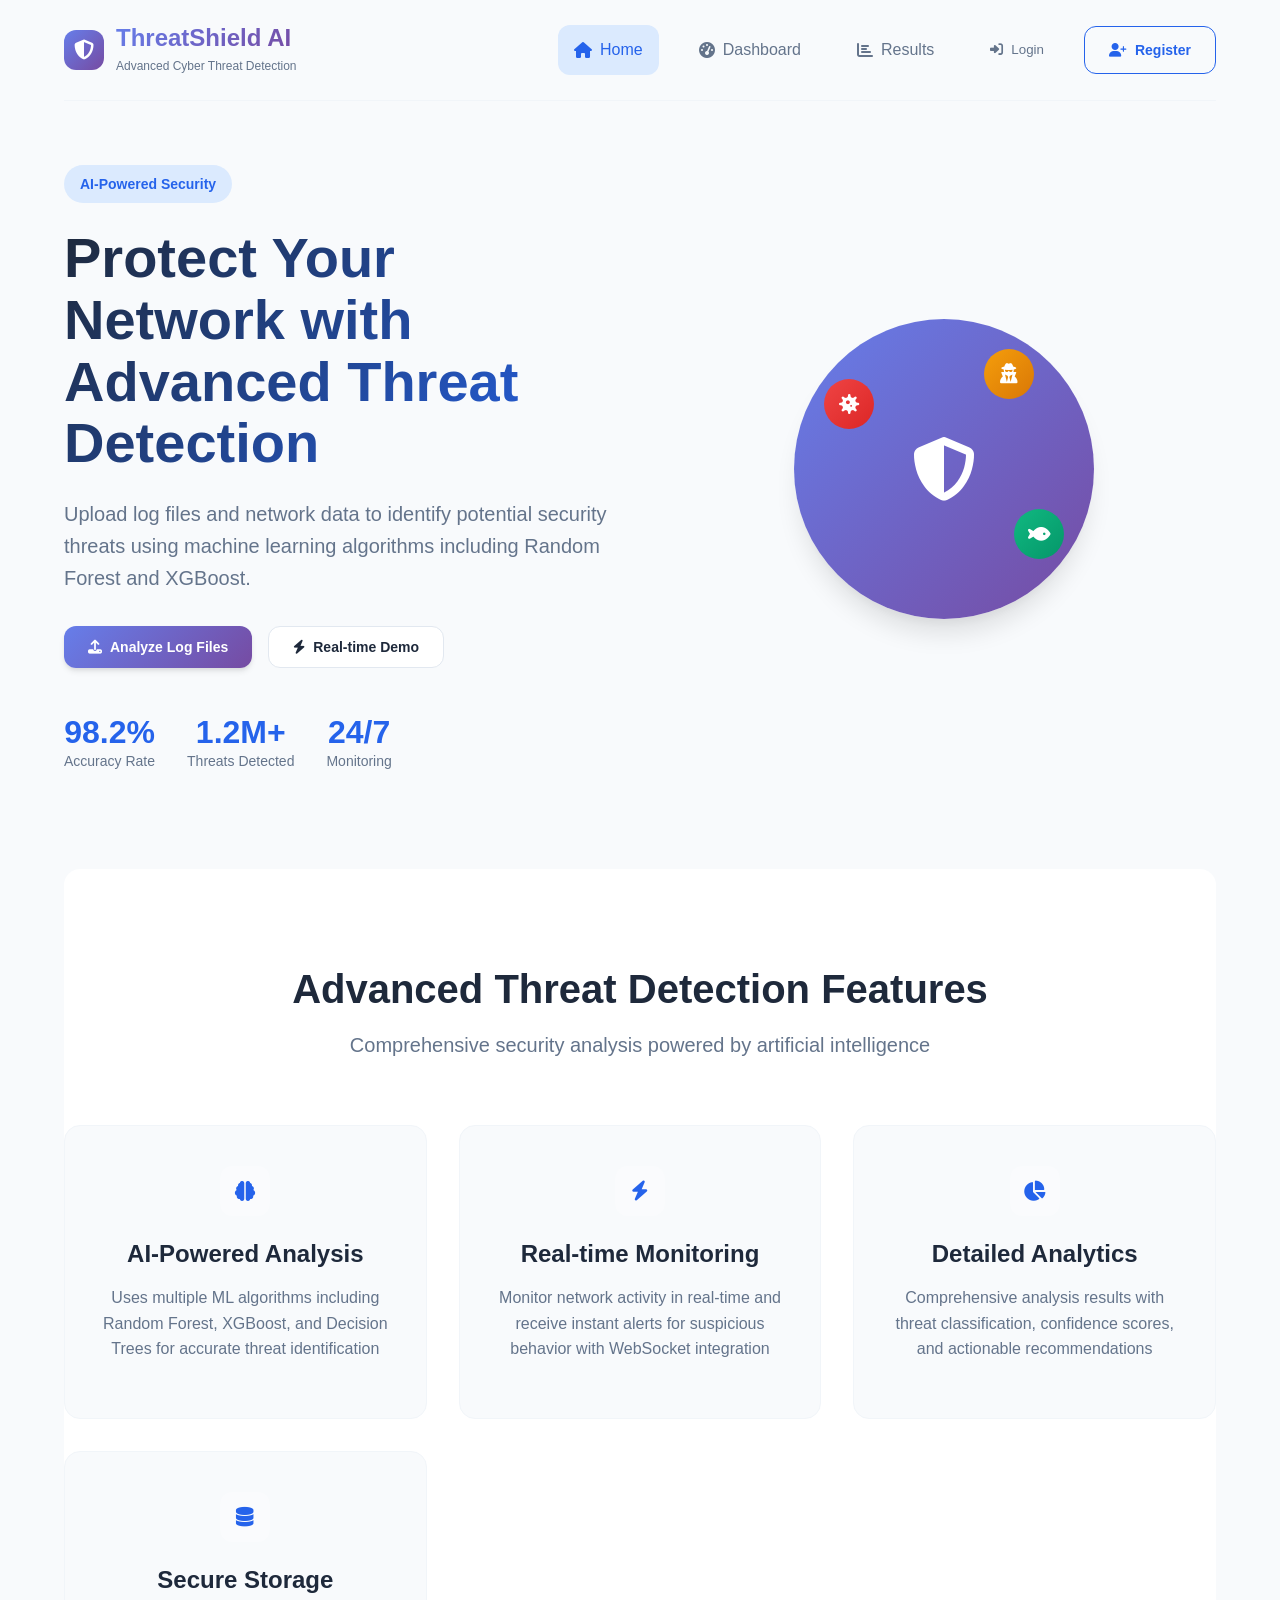
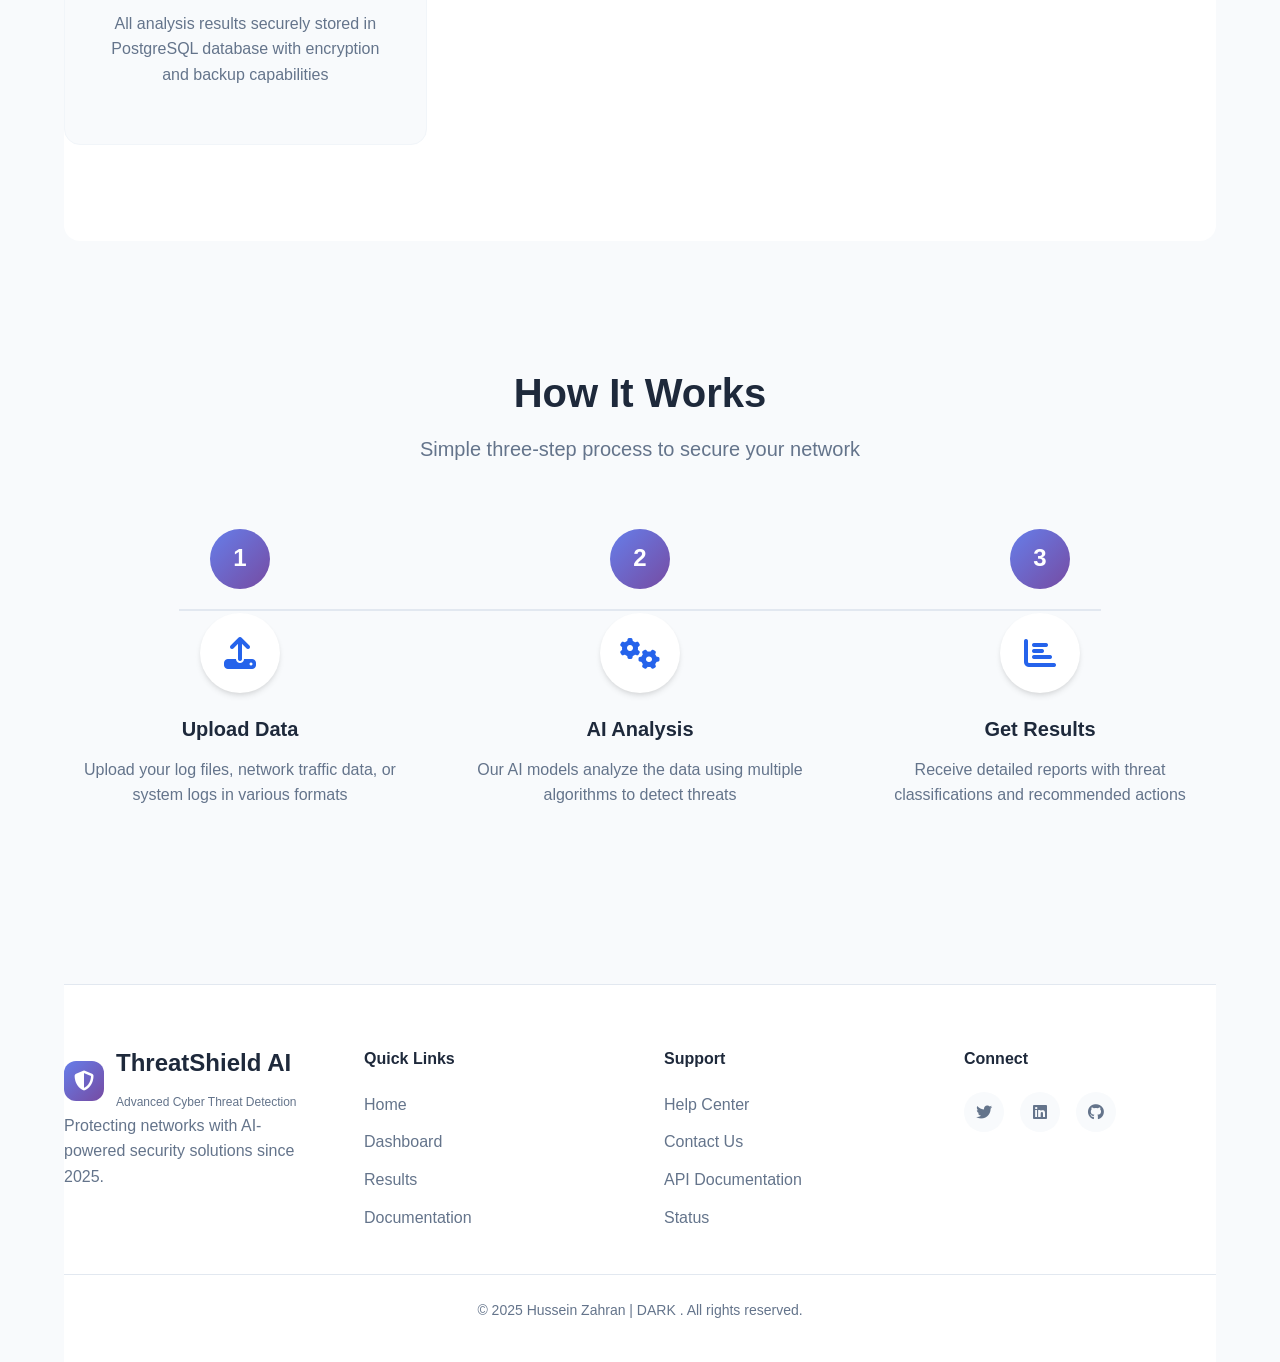
<file: Frontend/index.html>
<!DOCTYPE html>
<html lang="en">
<head>
    <meta charset="UTF-8">
    <meta name="viewport" content="width=device-width, initial-scale=1.0">
    <title>ThreatShield AI - Cyber Threat Detection</title>
    <link rel="stylesheet" href="https://cdnjs.cloudflare.com/ajax/libs/font-awesome/6.4.0/css/all.min.css">
    <link rel="stylesheet" href="styles/main.css">
    <link rel="stylesheet" href="styles/auth.css">
</head>
<body>
    <div class="container">
        <!-- Navigation -->
        <header class="header">
            <div class="logo">
                <div class="logo-icon">
                    <i class="fas fa-shield-alt"></i>
                </div>
                <div class="logo-text">
                    <h1>ThreatShield AI</h1>
                    <p>Advanced Cyber Threat Detection</p>
                </div>
            </div>
            <nav class="nav">
                <a href="index.html" class="nav-link active">
                    <i class="fas fa-home"></i>
                    <span>Home</span>
                </a>
                <a href="dashboard.html" class="nav-link">
                    <i class="fas fa-tachometer-alt"></i>
                    <span>Dashboard</span>
                </a>
                <a href="results.html" class="nav-link">
                    <i class="fas fa-chart-bar"></i>
                    <span>Results</span>
                </a>
                <button class="nav-link" id="loginBtn">
                    <i class="fas fa-sign-in-alt"></i>
                    <span>Login</span>
                </button>
                <a href="register.html" class="btn btn-outline">
                    <i class="fas fa-user-plus"></i>
                    <span>Register</span>
                </a>
            </nav>
            <button class="mobile-menu-toggle" id="mobileMenuToggle">
                <i class="fas fa-bars"></i>
            </button>
        </header>

        <!-- Hero Section -->
        <main class="main-content">
            <section class="hero">
                <div class="hero-content">
                    <div class="hero-badge">
                        <span>AI-Powered Security</span>
                    </div>
                    <h1>Protect Your Network with Advanced Threat Detection</h1>
                    <p>Upload log files and network data to identify potential security threats using machine learning algorithms including Random Forest and XGBoost.</p>
                    <div class="cta-buttons">
                        <button class="btn btn-primary" onclick="showUploadModal()">
                            <i class="fas fa-upload"></i>
                            Analyze Log Files
                        </button>
                        <button class="btn btn-secondary" onclick="startRealtimeDemo()">
                            <i class="fas fa-bolt"></i>
                            Real-time Demo
                        </button>
                    </div>
                    <div class="hero-stats">
                        <div class="stat">
                            <span class="stat-number">98.2%</span>
                            <span class="stat-label">Accuracy Rate</span>
                        </div>
                        <div class="stat">
                            <span class="stat-number">1.2M+</span>
                            <span class="stat-label">Threats Detected</span>
                        </div>
                        <div class="stat">
                            <span class="stat-number">24/7</span>
                            <span class="stat-label">Monitoring</span>
                        </div>
                    </div>
                </div>
                <div class="hero-visual">
                    <div class="security-shield">
                        <div class="shield-animation">
                            <i class="fas fa-shield-alt"></i>
                        </div>
                        <div class="threat-orb malware">
                            <i class="fas fa-virus"></i>
                        </div>
                        <div class="threat-orb intrusion">
                            <i class="fas fa-user-secret"></i>
                        </div>
                        <div class="threat-orb phishing">
                            <i class="fas fa-fish"></i>
                        </div>
                    </div>
                </div>
            </section>

            <!-- Features Section -->
            <section class="features">
                <div class="section-header">
                    <h2>Advanced Threat Detection Features</h2>
                    <p>Comprehensive security analysis powered by artificial intelligence</p>
                </div>
                <div class="features-grid">
                    <div class="feature-card">
                        <div class="feature-icon">
                            <i class="fas fa-brain"></i>
                        </div>
                        <h3>AI-Powered Analysis</h3>
                        <p>Uses multiple ML algorithms including Random Forest, XGBoost, and Decision Trees for accurate threat identification</p>
                    </div>
                    <div class="feature-card">
                        <div class="feature-icon">
                            <i class="fas fa-bolt"></i>
                        </div>
                        <h3>Real-time Monitoring</h3>
                        <p>Monitor network activity in real-time and receive instant alerts for suspicious behavior with WebSocket integration</p>
                    </div>
                    <div class="feature-card">
                        <div class="feature-icon">
                            <i class="fas fa-chart-pie"></i>
                        </div>
                        <h3>Detailed Analytics</h3>
                        <p>Comprehensive analysis results with threat classification, confidence scores, and actionable recommendations</p>
                    </div>
                    <div class="feature-card">
                        <div class="feature-icon">
                            <i class="fas fa-database"></i>
                        </div>
                        <h3>Secure Storage</h3>
                        <p>All analysis results securely stored in PostgreSQL database with encryption and backup capabilities</p>
                    </div>
                </div>
            </section>

            <!-- How It Works -->
            <section class="how-it-works">
                <div class="section-header">
                    <h2>How It Works</h2>
                    <p>Simple three-step process to secure your network</p>
                </div>
                <div class="steps">
                    <div class="step">
                        <div class="step-number">1</div>
                        <div class="step-icon">
                            <i class="fas fa-upload"></i>
                        </div>
                        <h3>Upload Data</h3>
                        <p>Upload your log files, network traffic data, or system logs in various formats</p>
                    </div>
                    <div class="step">
                        <div class="step-number">2</div>
                        <div class="step-icon">
                            <i class="fas fa-cogs"></i>
                        </div>
                        <h3>AI Analysis</h3>
                        <p>Our AI models analyze the data using multiple algorithms to detect threats</p>
                    </div>
                    <div class="step">
                        <div class="step-number">3</div>
                        <div class="step-icon">
                            <i class="fas fa-chart-bar"></i>
                        </div>
                        <h3>Get Results</h3>
                        <p>Receive detailed reports with threat classifications and recommended actions</p>
                    </div>
                </div>
            </section>
        </main>

        <!-- Upload Modal -->
        <div id="uploadModal" class="modal">
            <div class="modal-content">
                <div class="modal-header">
                    <h3>
                        <i class="fas fa-upload"></i>
                        Upload Files for Analysis
                    </h3>
                    <button class="close" onclick="closeUploadModal()">
                        <i class="fas fa-times"></i>
                    </button>
                </div>
                <div class="modal-body">
                    <div class="upload-area" id="uploadArea">
                        <div class="upload-icon">
                            <i class="fas fa-cloud-upload-alt"></i>
                        </div>
                        <p>Drag & drop your log files here or click to browse</p>
                        <p class="upload-info">Supported formats: CSV, JSON, TXT, LOG (Max 100MB)</p>
                        <input type="file" id="fileInput" multiple accept=".csv,.json,.txt,.log" style="display: none;">
                        <button class="btn btn-outline" onclick="document.getElementById('fileInput').click()">
                            <i class="fas fa-folder-open"></i>
                            Browse Files
                        </button>
                    </div>
                    <div class="file-list" id="fileList"></div>
                </div>
                <div class="modal-footer">
                    <button class="btn btn-secondary" onclick="closeUploadModal()">
                        <i class="fas fa-times"></i>
                        Cancel
                    </button>
                    <button class="btn btn-primary" onclick="analyzeFiles()" id="analyzeBtn" disabled>
                        <i class="fas fa-play"></i>
                        Analyze Files
                    </button>
                </div>
            </div>
        </div>

        <!-- Login Modal -->
        <div id="loginModal" class="modal">
            <div class="modal-content">
                <div class="modal-header">
                    <h3>
                        <i class="fas fa-sign-in-alt"></i>
                        Login to Your Account
                    </h3>
                    <button class="close" onclick="closeLoginModal()">
                        <i class="fas fa-times"></i>
                    </button>
                </div>
                <div class="modal-body">
                    <form id="loginForm">
                        <div class="form-group">
                            <label for="loginEmail">
                                <i class="fas fa-envelope"></i>
                                Email Address
                            </label>
                            <input type="email" id="loginEmail" placeholder="Enter your email" required>
                        </div>
                        <div class="form-group">
                            <label for="loginPassword">
                                <i class="fas fa-lock"></i>
                                Password
                            </label>
                            <input type="password" id="loginPassword" placeholder="Enter your password" required>
                        </div>
                        <div class="form-options">
                            <label class="checkbox">
                                <input type="checkbox" id="rememberMe">
                                <span class="checkmark"></span>
                                Remember me
                            </label>
                            <a href="#" class="forgot-password">Forgot password?</a>
                        </div>
                        <button type="submit" class="btn btn-primary btn-full">
                            <i class="fas fa-sign-in-alt"></i>
                            Login to Dashboard
                        </button>
                    </form>
                </div>
                <div class="modal-footer">
                    <p>Don't have an account? <a href="register.html">Create one here</a></p>
                </div>
            </div>
        </div>

        <!-- Footer -->
        <footer class="footer">
            <div class="footer-content">
                <div class="footer-section">
                    <div class="logo">
                        <div class="logo-icon">
                            <i class="fas fa-shield-alt"></i>
                        </div>
                        <div class="logo-text">
                            <h3>ThreatShield AI</h3>
                            <p>Advanced Cyber Threat Detection</p>
                        </div>
                    </div>
                    <p>Protecting networks with AI-powered security solutions since 2025.</p>
                </div>
                <div class="footer-section">
                    <h4>Quick Links</h4>
                    <a href="index.html">Home</a>
                    <a href="dashboard.html">Dashboard</a>
                    <a href="results.html">Results</a>
                    <a href="#">Documentation</a>
                </div>
                <div class="footer-section">
                    <h4>Support</h4>
                    <a href="#">Help Center</a>
                    <a href="#">Contact Us</a>
                    <a href="#">API Documentation</a>
                    <a href="#">Status</a>
                </div>
                <div class="footer-section">
                    <h4>Connect</h4>
                    <div class="social-links">
                        <a href="#"><i class="fab fa-twitter"></i></a>
                        <a href="#"><i class="fab fa-linkedin"></i></a>
                        <a href="#"><i class="fab fa-github"></i></a>
                    </div>
                </div>
            </div>
            <div class="footer-bottom">
                <p>&copy; 2025 Hussein Zahran | DARK . All rights reserved.</p>
            </div>
        </footer>
    </div>

    <!-- Mobile Menu Overlay -->
    <div class="mobile-overlay" id="mobileOverlay"></div>

    <script src="js/script.js"></script>
    <script src="js/auth.js"></script>
</body>
</html>
</file>
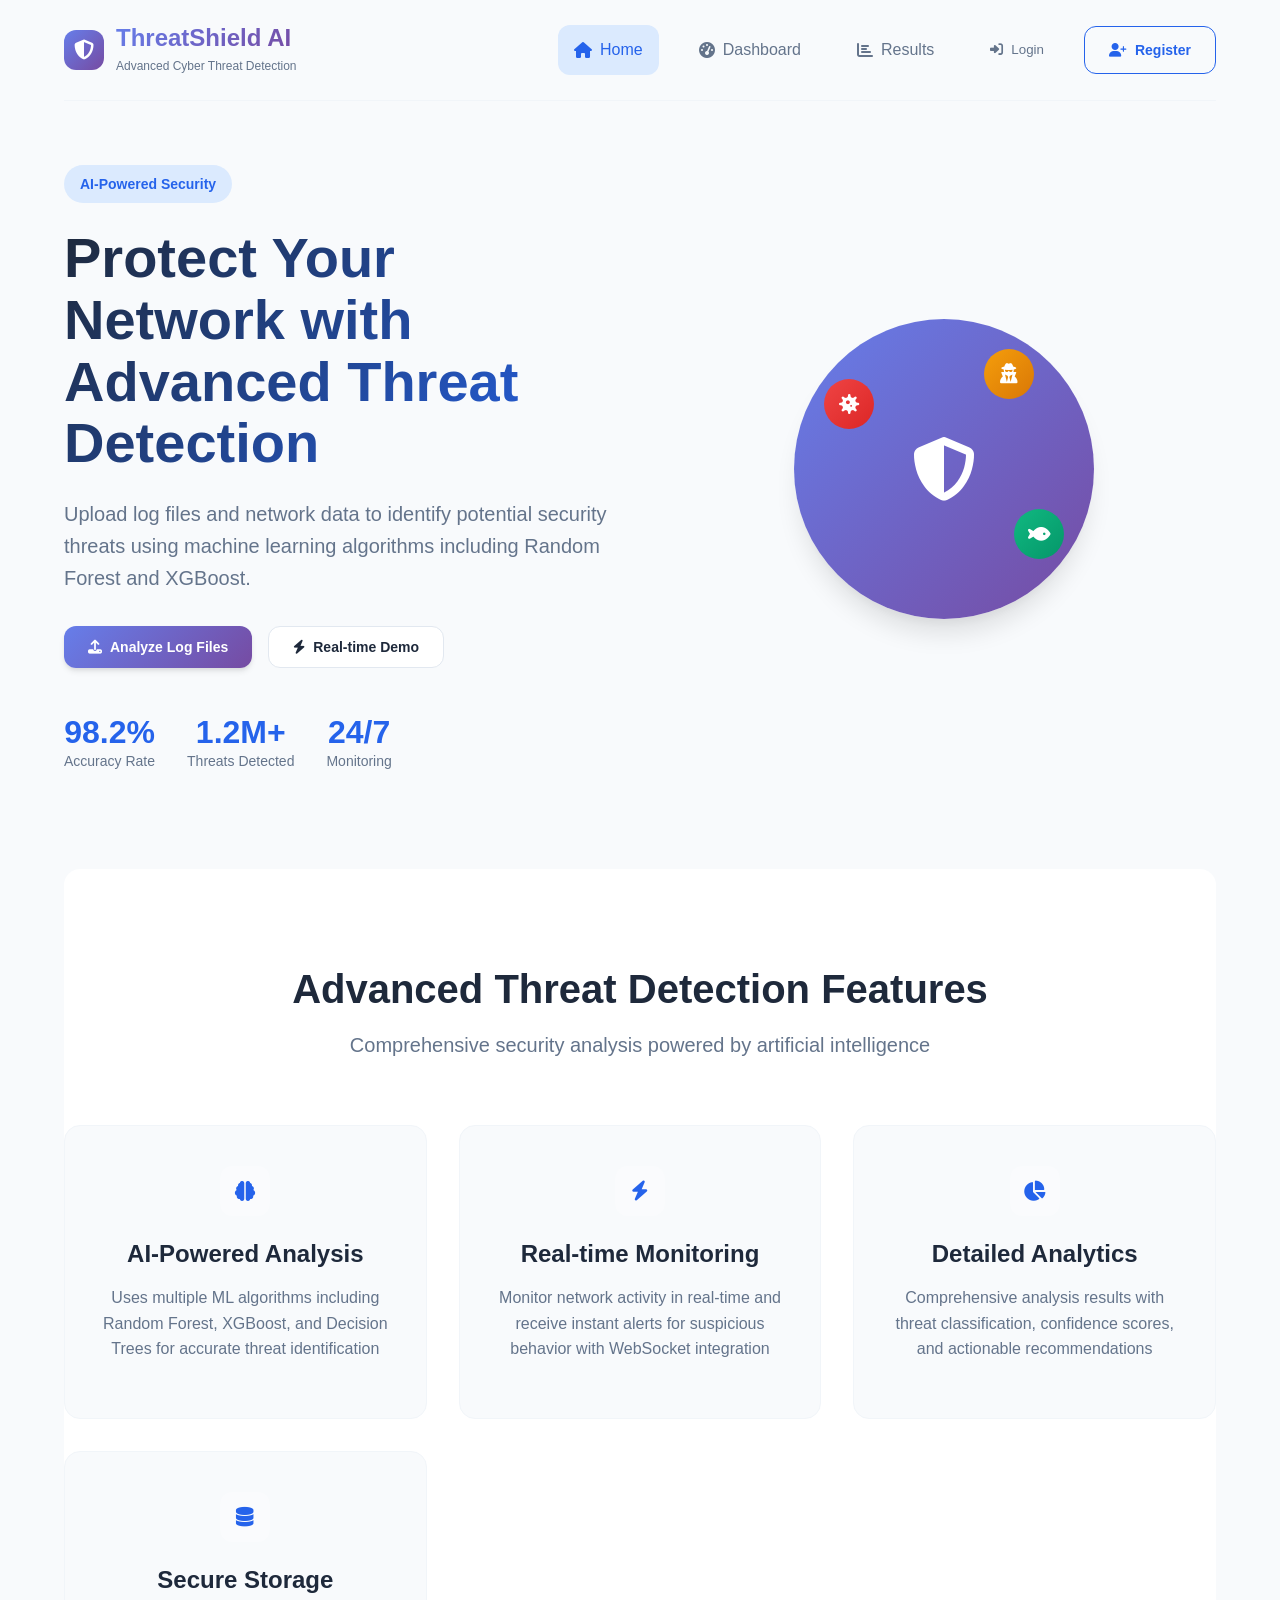
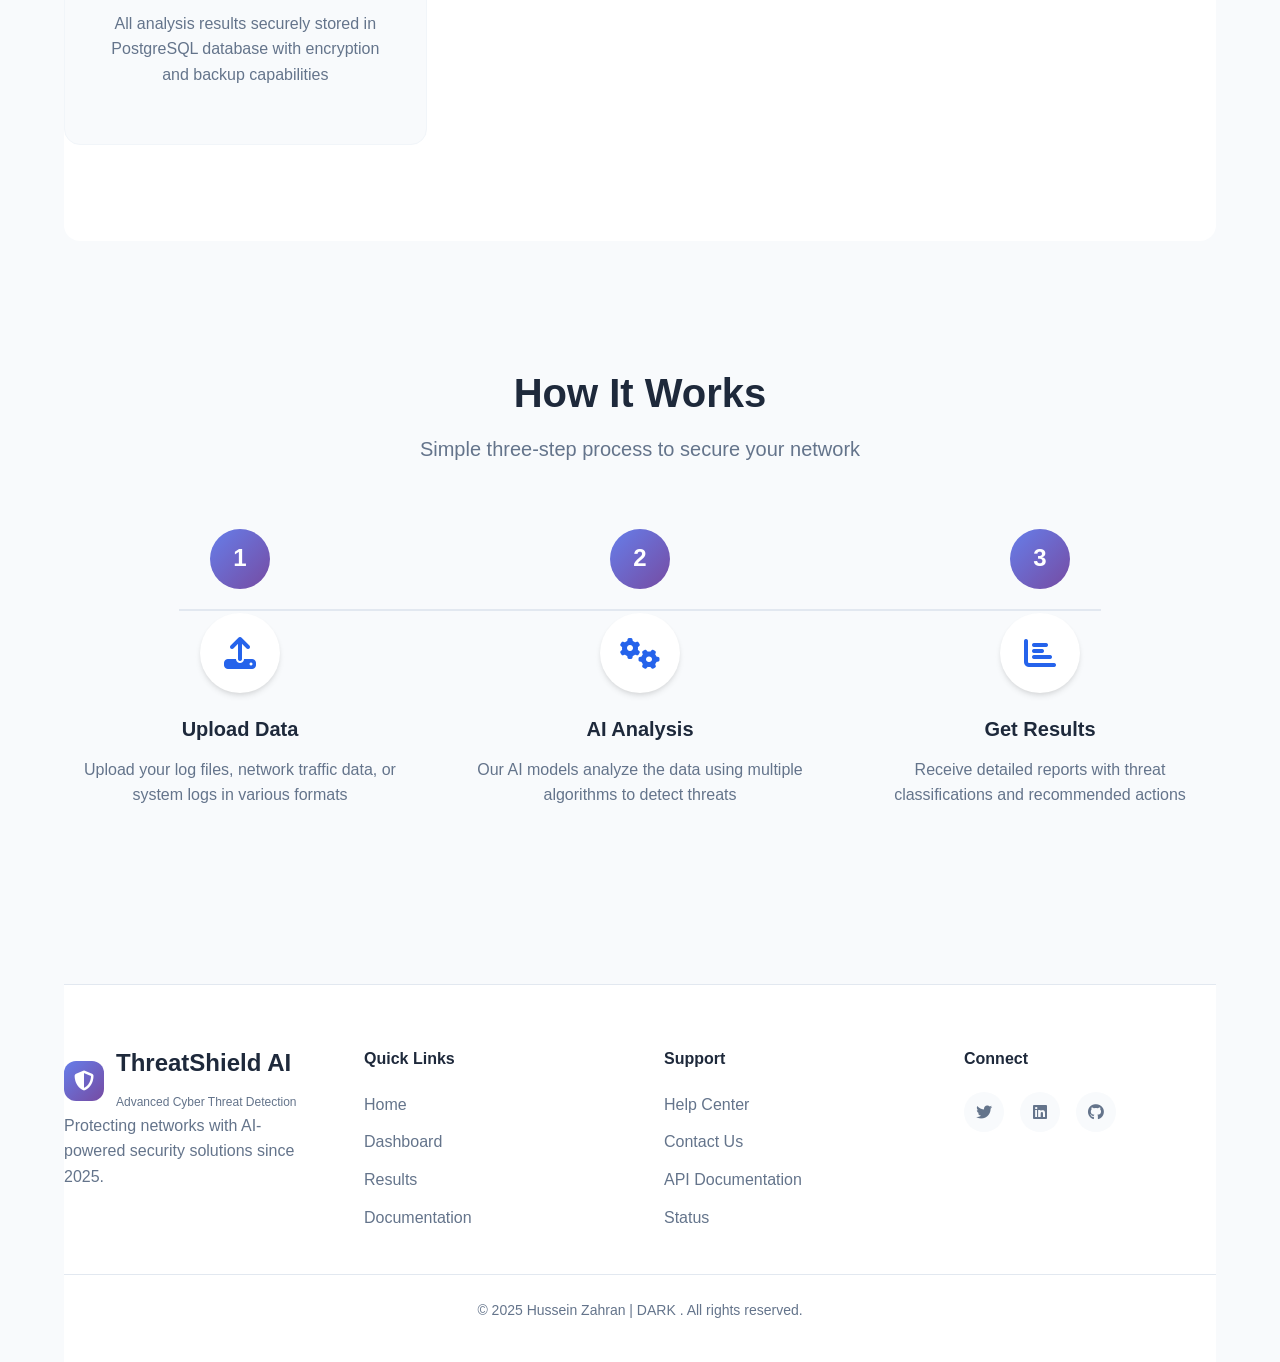
<file: Frontend/Dashboard.html>
<!DOCTYPE html>
<html lang="en">
<head>
    <meta charset="UTF-8">
    <meta name="viewport" content="width=device-width, initial-scale=1.0">
    <title>Dashboard - ThreatShield AI</title>
    <link rel="stylesheet" href="https://cdnjs.cloudflare.com/ajax/libs/font-awesome/6.4.0/css/all.min.css">
    <link rel="stylesheet" href="styles/main.css">
    <link rel="stylesheet" href="styles/dashboard.css">
</head>
<body>
    <div class="dashboard-container">
        <!-- Sidebar -->
        <aside class="sidebar">
            <div class="sidebar-header">
                <div class="logo">
                    <div class="logo-icon">
                        <i class="fas fa-shield-alt"></i>
                    </div>
                    <div class="logo-text">
                        <h2>ThreatShield</h2>
                        <p>Security Dashboard</p>
                    </div>
                </div>
            </div>
            
            <nav class="sidebar-nav">
                <a href="dashboard.html" class="nav-item active">
                    <i class="fas fa-tachometer-alt"></i>
                    <span>Overview</span>
                </a>
                <a href="results.html" class="nav-item">
                    <i class="fas fa-chart-bar"></i>
                    <span>Analysis Results</span>
                </a>
                <a href="#" class="nav-item">
                    <i class="fas fa-bolt"></i>
                    <span>Real-time Monitor</span>
                </a>
                <a href="#" class="nav-item">
                    <i class="fas fa-history"></i>
                    <span>File History</span>
                </a>
                <a href="#" class="nav-item">
                    <i class="fas fa-cog"></i>
                    <span>Settings</span>
                </a>
                <a href="#" class="nav-item">
                    <i class="fas fa-users"></i>
                    <span>Team Management</span>
                </a>
                <a href="#" class="nav-item">
                    <i class="fas fa-file-alt"></i>
                    <span>Reports</span>
                </a>
            </nav>
            
            <div class="sidebar-footer">
                <div class="user-info">
                    <div class="user-avatar">
                        <i class="fas fa-user"></i>
                    </div>
                    <div class="user-details">
                        <strong>John Smith</strong>
                        <span>Administrator</span>
                    </div>
                </div>
                <button class="btn btn-logout" onclick="logout()">
                    <i class="fas fa-sign-out-alt"></i>
                    Logout
                </button>
            </div>
        </aside>

        <!-- Main Content -->
        <main class="main-content">
            <header class="content-header">
                <div class="header-left">
                    <h1>Security Dashboard</h1>
                    <p class="subtitle">Welcome back, John. Here's your security overview.</p>
                </div>
                <div class="header-actions">
                    <button class="btn btn-primary" onclick="showUploadModal()">
                        <i class="fas fa-upload"></i>
                        New Analysis
                    </button>
                    <div class="header-controls">
                        <div class="notification-bell">
                            <i class="fas fa-bell"></i>
                            <span class="notification-count">3</span>
                        </div>
                        <div class="status-indicator online">
                            <i class="fas fa-circle"></i>
                            System Online
                        </div>
                    </div>
                </div>
            </header>

            <!-- Stats Overview -->
            <section class="stats-grid">
                <div class="stat-card">
                    <div class="stat-icon threat">
                        <i class="fas fa-exclamation-triangle"></i>
                    </div>
                    <div class="stat-info">
                        <h3>Active Threats</h3>
                        <span class="stat-value">12</span>
                        <span class="stat-change up">
                            <i class="fas fa-arrow-up"></i>
                            2 today
                        </span>
                    </div>
                    <div class="stat-trend">
                        <i class="fas fa-chart-line"></i>
                    </div>
                </div>
                
                <div class="stat-card">
                    <div class="stat-icon safe">
                        <i class="fas fa-check-circle"></i>
                    </div>
                    <div class="stat-info">
                        <h3>Safe Files</h3>
                        <span class="stat-value">156</span>
                        <span class="stat-change up">
                            <i class="fas fa-arrow-up"></i>
                            15 today
                        </span>
                    </div>
                    <div class="stat-trend">
                        <i class="fas fa-chart-line"></i>
                    </div>
                </div>
                
                <div class="stat-card">
                    <div class="stat-icon analysis">
                        <i class="fas fa-search"></i>
                    </div>
                    <div class="stat-info">
                        <h3>Total Analysis</h3>
                        <span class="stat-value">189</span>
                        <span class="stat-change up">
                            <i class="fas fa-arrow-up"></i>
                            18 today
                        </span>
                    </div>
                    <div class="stat-trend">
                        <i class="fas fa-chart-line"></i>
                    </div>
                </div>
                
                <div class="stat-card">
                    <div class="stat-icon accuracy">
                        <i class="fas fa-bullseye"></i>
                    </div>
                    <div class="stat-info">
                        <h3>Accuracy Rate</h3>
                        <span class="stat-value">98.2%</span>
                        <span class="stat-change up">
                            <i class="fas fa-arrow-up"></i>
                            0.5%
                        </span>
                    </div>
                    <div class="stat-trend">
                        <i class="fas fa-chart-line"></i>
                    </div>
                </div>
            </section>

            <!-- Main Content Grid -->
            <div class="content-grid">
                <!-- Recent Activity -->
                <section class="recent-activity">
                    <div class="section-header">
                        <h3>
                            <i class="fas fa-clock"></i>
                            Recent Activity
                        </h3>
                        <a href="#" class="view-all">View All</a>
                    </div>
                    <div class="activity-list">
                        <div class="activity-item threat">
                            <div class="activity-icon">
                                <i class="fas fa-exclamation-triangle"></i>
                            </div>
                            <div class="activity-details">
                                <strong>Malicious IP detected</strong>
                                <span>192.168.1.105 - High confidence threat</span>
                                <small>2 minutes ago</small>
                            </div>
                            <div class="activity-actions">
                                <button class="btn-action view">
                                    <i class="fas fa-eye"></i>
                                </button>
                            </div>
                        </div>
                        <div class="activity-item safe">
                            <div class="activity-icon">
                                <i class="fas fa-check-circle"></i>
                            </div>
                            <div class="activity-details">
                                <strong>File analysis completed</strong>
                                <span>access_log.csv - No threats found</span>
                                <small>15 minutes ago</small>
                            </div>
                            <div class="activity-actions">
                                <button class="btn-action view">
                                    <i class="fas fa-eye"></i>
                                </button>
                            </div>
                        </div>
                        <div class="activity-item warning">
                            <div class="activity-icon">
                                <i class="fas fa-search"></i>
                            </div>
                            <div class="activity-details">
                                <strong>Suspicious activity detected</strong>
                                <span>Multiple failed login attempts from IP</span>
                                <small>1 hour ago</small>
                            </div>
                            <div class="activity-actions">
                                <button class="btn-action view">
                                    <i class="fas fa-eye"></i>
                                </button>
                            </div>
                        </div>
                        <div class="activity-item info">
                            <div class="activity-icon">
                                <i class="fas fa-info-circle"></i>
                            </div>
                            <div class="activity-details">
                                <strong>System update completed</strong>
                                <span>AI model v2.1.3 deployed successfully</span>
                                <small>2 hours ago</small>
                            </div>
                            <div class="activity-actions">
                                <button class="btn-action view">
                                    <i class="fas fa-eye"></i>
                                </button>
                            </div>
                        </div>
                    </div>
                </section>

                <!-- Threat Distribution -->
                <section class="threat-distribution">
                    <div class="section-header">
                        <h3>
                            <i class="fas fa-chart-pie"></i>
                            Threat Distribution
                        </h3>
                        <div class="time-filter">
                            <select id="threatTimeFilter">
                                <option value="24h">Last 24 Hours</option>
                                <option value="7d" selected>Last 7 Days</option>
                                <option value="30d">Last 30 Days</option>
                            </select>
                        </div>
                    </div>
                    <div class="distribution-content">
                        <div class="threat-chart">
                            <div class="chart-visual">
                                <div class="pie-chart">
                                    <div class="chart-segment malware" style="--percentage: 45;"></div>
                                    <div class="chart-segment intrusion" style="--percentage: 30;"></div>
                                    <div class="chart-segment phishing" style="--percentage: 15;"></div>
                                    <div class="chart-segment other" style="--percentage: 10;"></div>
                                    <div class="chart-center">
                                        <span class="chart-total">100</span>
                                        <span class="chart-label">Threats</span>
                                    </div>
                                </div>
                            </div>
                            <div class="chart-legend">
                                <div class="legend-item malware">
                                    <div class="legend-color"></div>
                                    <span>Malware</span>
                                    <span class="legend-value">45%</span>
                                </div>
                                <div class="legend-item intrusion">
                                    <div class="legend-color"></div>
                                    <span>Intrusion</span>
                                    <span class="legend-value">30%</span>
                                </div>
                                <div class="legend-item phishing">
                                    <div class="legend-color"></div>
                                    <span>Phishing</span>
                                    <span class="legend-value">15%</span>
                                </div>
                                <div class="legend-item other">
                                    <div class="legend-color"></div>
                                    <span>Other</span>
                                    <span class="legend-value">10%</span>
                                </div>
                            </div>
                        </div>
                    </div>
                </section>

                <!-- System Health -->
                <section class="system-health">
                    <div class="section-header">
                        <h3>
                            <i class="fas fa-heartbeat"></i>
                            System Health
                        </h3>
                        <span class="health-status good">All Systems Operational</span>
                    </div>
                    <div class="health-metrics">
                        <div class="metric">
                            <div class="metric-info">
                                <span class="metric-label">AI Model</span>
                                <span class="metric-value">Online</span>
                            </div>
                            <div class="metric-bar">
                                <div class="metric-fill" style="width: 95%"></div>
                            </div>
                        </div>
                        <div class="metric">
                            <div class="metric-info">
                                <span class="metric-label">Database</span>
                                <span class="metric-value">Online</span>
                            </div>
                            <div class="metric-bar">
                                <div class="metric-fill" style="width: 98%"></div>
                            </div>
                        </div>
                        <div class="metric">
                            <div class="metric-info">
                                <span class="metric-label">API Services</span>
                                <span class="metric-value">Online</span>
                            </div>
                            <div class="metric-bar">
                                <div class="metric-fill" style="width: 99%"></div>
                            </div>
                        </div>
                        <div class="metric">
                            <div class="metric-info">
                                <span class="metric-label">Real-time Processing</span>
                                <span class="metric-value">Online</span>
                            </div>
                            <div class="metric-bar">
                                <div class="metric-fill" style="width: 92%"></div>
                            </div>
                        </div>
                    </div>
                </section>

                <!-- Quick Actions -->
                <section class="quick-actions">
                    <div class="section-header">
                        <h3>
                            <i class="fas fa-rocket"></i>
                            Quick Actions
                        </h3>
                    </div>
                    <div class="action-buttons">
                        <button class="action-btn" onclick="startRealtimeMonitoring()">
                            <div class="action-icon">
                                <i class="fas fa-bolt"></i>
                            </div>
                            <span>Start Real-time Monitor</span>
                        </button>
                        <button class="action-btn" onclick="showUploadModal()">
                            <div class="action-icon">
                                <i class="fas fa-upload"></i>
                            </div>
                            <span>Upload Log Files</span>
                        </button>
                        <button class="action-btn" onclick="generateReport()">
                            <div class="action-icon">
                                <i class="fas fa-file-pdf"></i>
                            </div>
                            <span>Generate Report</span>
                        </button>
                        <button class="action-btn" onclick="viewAlerts()">
                            <div class="action-icon">
                                <i class="fas fa-bell"></i>
                            </div>
                            <span>View Alerts</span>
                        </button>
                        <button class="action-btn" onclick="manageTeam()">
                            <div class="action-icon">
                                <i class="fas fa-users"></i>
                            </div>
                            <span>Team Management</span>
                        </button>
                        <button class="action-btn" onclick="systemSettings()">
                            <div class="action-icon">
                                <i class="fas fa-cog"></i>
                            </div>
                            <span>System Settings</span>
                        </button>
                    </div>
                </section>
            </div>

            <!-- Real-time Monitor -->
            <section class="realtime-monitor">
                <div class="section-header">
                    <h3>
                        <i class="fas fa-broadcast-tower"></i>
                        Real-time Threat Monitor
                    </h3>
                    <div class="monitor-controls">
                        <button class="btn btn-success" id="startMonitorBtn" onclick="startRealtimeMonitoring()">
                            <i class="fas fa-play"></i>
                            Start Monitor
                        </button>
                        <button class="btn btn-danger" id="stopMonitorBtn" onclick="stopRealtimeMonitoring()" disabled>
                            <i class="fas fa-stop"></i>
                            Stop Monitor
                        </button>
                    </div>
                </div>
                <div class="monitor-content">
                    <div class="monitor-stats">
                        <div class="monitor-stat">
                            <span class="stat-value" id="threatsDetected">0</span>
                            <span class="stat-label">Threats Detected</span>
                        </div>
                        <div class="monitor-stat">
                            <span class="stat-value" id="activeConnections">0</span>
                            <span class="stat-label">Active Connections</span>
                        </div>
                        <div class="monitor-stat">
                            <span class="stat-value" id="networkThroughput">0 MB/s</span>
                            <span class="stat-label">Network Throughput</span>
                        </div>
                        <div class="monitor-stat">
                            <span class="stat-value" id="processingTime">0ms</span>
                            <span class="stat-label">Avg. Processing Time</span>
                        </div>
                    </div>
                    <div class="threats-feed" id="threatsFeed">
                        <div class="feed-placeholder">
                            <i class="fas fa-broadcast-tower"></i>
                            <p>Real-time monitoring is inactive</p>
                            <small>Start monitoring to see live threat detection</small>
                        </div>
                    </div>
                </div>
            </section>
        </main>
    </div>

    <!-- Upload Modal -->
    <div id="uploadModal" class="modal">
        <div class="modal-content">
            <div class="modal-header">
                <h3>
                    <i class="fas fa-upload"></i>
                    Upload Files for Analysis
                </h3>
                <button class="close" onclick="closeUploadModal()">
                    <i class="fas fa-times"></i>
                </button>
            </div>
            <div class="modal-body">
                <div class="upload-area" id="uploadArea">
                    <div class="upload-icon">
                        <i class="fas fa-cloud-upload-alt"></i>
                    </div>
                    <p>Drag & drop your log files here or click to browse</p>
                    <p class="upload-info">Supported formats: CSV, JSON, TXT, LOG (Max 100MB)</p>
                    <input type="file" id="fileInput" multiple accept=".csv,.json,.txt,.log" style="display: none;">
                    <button class="btn btn-outline" onclick="document.getElementById('fileInput').click()">
                        <i class="fas fa-folder-open"></i>
                        Browse Files
                    </button>
                </div>
                <div class="file-list" id="fileList"></div>
            </div>
            <div class="modal-footer">
                <button class="btn btn-secondary" onclick="closeUploadModal()">
                    <i class="fas fa-times"></i>
                    Cancel
                </button>
                <button class="btn btn-primary" onclick="analyzeFiles()" id="analyzeBtn" disabled>
                    <i class="fas fa-play"></i>
                    Analyze Files
                </button>
            </div>
        </div>
    </div>

    <script src="js/dashboard.js"></script>
    <script src="js/api.js"></script>
    <script src="js/realtime.js"></script>
    <script src="js/auth.js"></script>
</body>
</html>
</file>
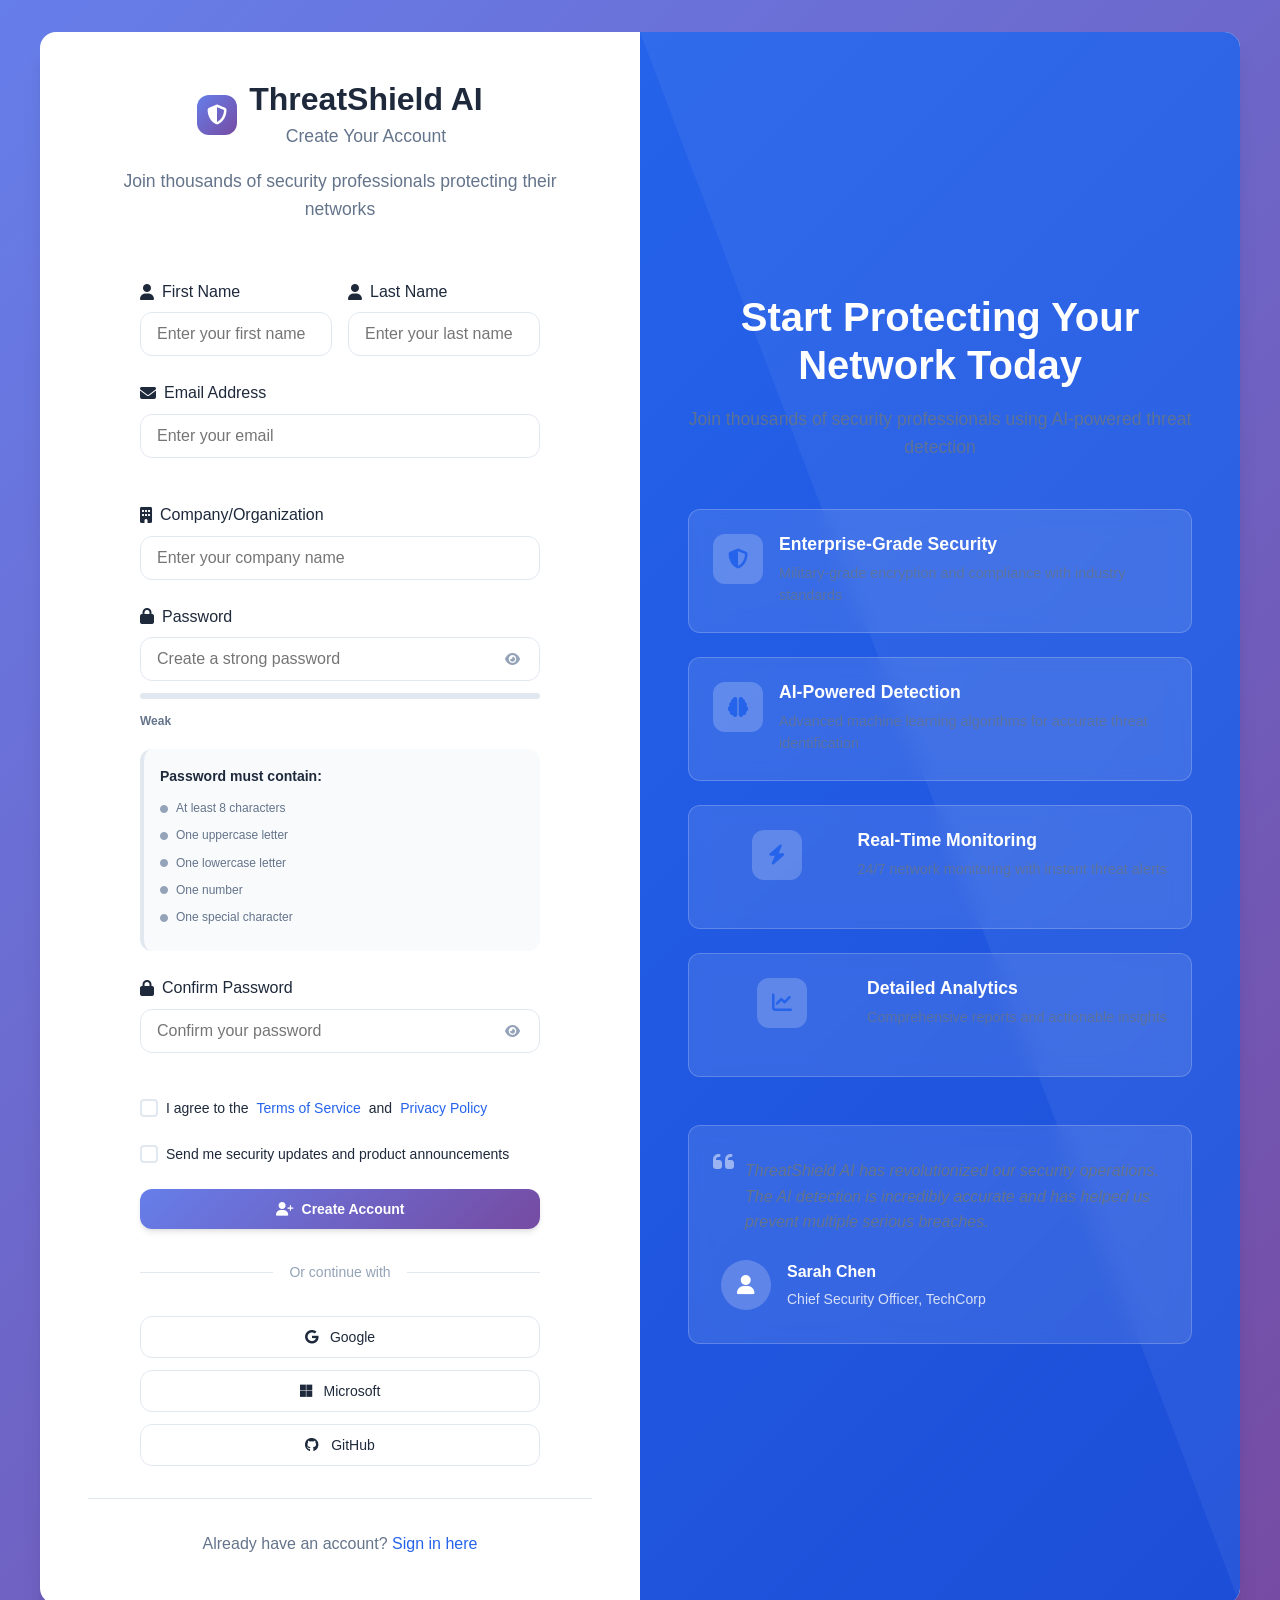
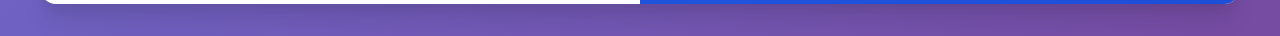
<file: Frontend/register.html>
<!DOCTYPE html>
<html lang="en">
<head>
    <meta charset="UTF-8">
    <meta name="viewport" content="width=device-width, initial-scale=1.0">
    <title>Register - ThreatShield AI</title>
    <link rel="stylesheet" href="https://cdnjs.cloudflare.com/ajax/libs/font-awesome/6.4.0/css/all.min.css">
    <link rel="stylesheet" href="styles/main.css">
    <link rel="stylesheet" href="styles/auth.css">
</head>
<body class="auth-page">
    <div class="auth-container">
        <div class="auth-card">
            <div class="auth-header">
                <div class="logo">
                    <div class="logo-icon">
                        <i class="fas fa-shield-alt"></i>
                    </div>
                    <div class="logo-text">
                        <h2>ThreatShield AI</h2>
                        <p>Create Your Account</p>
                    </div>
                </div>
                <p>Join thousands of security professionals protecting their networks</p>
            </div>
            
            <form id="registerForm" class="auth-form">
                <div class="form-row">
                    <div class="form-group">
                        <label for="firstName">
                            <i class="fas fa-user"></i>
                            First Name
                        </label>
                        <input type="text" id="firstName" placeholder="Enter your first name" required>
                    </div>
                    <div class="form-group">
                        <label for="lastName">
                            <i class="fas fa-user"></i>
                            Last Name
                        </label>
                        <input type="text" id="lastName" placeholder="Enter your last name" required>
                    </div>
                </div>
                
                <div class="form-group">
                    <label for="email">
                        <i class="fas fa-envelope"></i>
                        Email Address
                    </label>
                    <input type="email" id="email" placeholder="Enter your email" required>
                    <div class="input-feedback" id="emailFeedback"></div>
                </div>
                
                <div class="form-group">
                    <label for="company">
                        <i class="fas fa-building"></i>
                        Company/Organization
                    </label>
                    <input type="text" id="company" placeholder="Enter your company name">
                </div>
                
                <div class="form-group">
                    <label for="password">
                        <i class="fas fa-lock"></i>
                        Password
                    </label>
                    <div class="password-input">
                        <input type="password" id="password" placeholder="Create a strong password" required>
                        <button type="button" class="password-toggle" onclick="togglePassword('password')">
                            <i class="fas fa-eye"></i>
                        </button>
                    </div>
                    <div class="password-strength" id="passwordStrength">
                        <div class="strength-bar">
                            <div class="strength-fill" id="strengthFill"></div>
                        </div>
                        <span class="strength-text" id="strengthText">Weak</span>
                    </div>
                    <div class="password-requirements">
                        <p>Password must contain:</p>
                        <ul>
                            <li id="reqLength"><i class="fas fa-circle"></i> At least 8 characters</li>
                            <li id="reqUppercase"><i class="fas fa-circle"></i> One uppercase letter</li>
                            <li id="reqLowercase"><i class="fas fa-circle"></i> One lowercase letter</li>
                            <li id="reqNumber"><i class="fas fa-circle"></i> One number</li>
                            <li id="reqSpecial"><i class="fas fa-circle"></i> One special character</li>
                        </ul>
                    </div>
                </div>
                
                <div class="form-group">
                    <label for="confirmPassword">
                        <i class="fas fa-lock"></i>
                        Confirm Password
                    </label>
                    <div class="password-input">
                        <input type="password" id="confirmPassword" placeholder="Confirm your password" required>
                        <button type="button" class="password-toggle" onclick="togglePassword('confirmPassword')">
                            <i class="fas fa-eye"></i>
                        </button>
                    </div>
                    <div class="input-feedback" id="confirmPasswordFeedback"></div>
                </div>
                
                <div class="form-group">
                    <label class="checkbox">
                        <input type="checkbox" id="terms" required>
                        <span class="checkmark"></span>
                        I agree to the <a href="#" class="link">Terms of Service</a> and <a href="#" class="link">Privacy Policy</a>
                    </label>
                </div>
                
                <div class="form-group">
                    <label class="checkbox">
                        <input type="checkbox" id="newsletter">
                        <span class="checkmark"></span>
                        Send me security updates and product announcements
                    </label>
                </div>
                
                <button type="submit" class="btn btn-primary btn-full" id="registerBtn">
                    <i class="fas fa-user-plus"></i>
                    Create Account
                </button>
                
                <div class="auth-divider">
                    <span>Or continue with</span>
                </div>
                
                <div class="social-auth">
                    <button type="button" class="btn btn-social btn-google">
                        <i class="fab fa-google"></i>
                        Google
                    </button>
                    <button type="button" class="btn btn-social btn-microsoft">
                        <i class="fab fa-microsoft"></i>
                        Microsoft
                    </button>
                    <button type="button" class="btn btn-social btn-github">
                        <i class="fab fa-github"></i>
                        GitHub
                    </button>
                </div>
            </form>
            
            <div class="auth-footer">
                <p>Already have an account? <a href="index.html" class="link">Sign in here</a></p>
            </div>
        </div>
        
        <div class="auth-side">
            <div class="auth-side-content">
                <div class="welcome-message">
                    <h1>Start Protecting Your Network Today</h1>
                    <p>Join thousands of security professionals using AI-powered threat detection</p>
                </div>
                
                <div class="features-list">
                    <div class="feature-item">
                        <div class="feature-icon">
                            <i class="fas fa-shield-alt"></i>
                        </div>
                        <div class="feature-content">
                            <h4>Enterprise-Grade Security</h4>
                            <p>Military-grade encryption and compliance with industry standards</p>
                        </div>
                    </div>
                    
                    <div class="feature-item">
                        <div class="feature-icon">
                            <i class="fas fa-brain"></i>
                        </div>
                        <div class="feature-content">
                            <h4>AI-Powered Detection</h4>
                            <p>Advanced machine learning algorithms for accurate threat identification</p>
                        </div>
                    </div>
                    
                    <div class="feature-item">
                        <div class="feature-icon">
                            <i class="fas fa-bolt"></i>
                        </div>
                        <div class="feature-content">
                            <h4>Real-Time Monitoring</h4>
                            <p>24/7 network monitoring with instant threat alerts</p>
                        </div>
                    </div>
                    
                    <div class="feature-item">
                        <div class="feature-icon">
                            <i class="fas fa-chart-line"></i>
                        </div>
                        <div class="feature-content">
                            <h4>Detailed Analytics</h4>
                            <p>Comprehensive reports and actionable insights</p>
                        </div>
                    </div>
                </div>
                
                <div class="testimonial">
                    <div class="testimonial-content">
                        <i class="fas fa-quote-left"></i>
                        <p>ThreatShield AI has revolutionized our security operations. The AI detection is incredibly accurate and has helped us prevent multiple serious breaches.</p>
                    </div>
                    <div class="testimonial-author">
                        <div class="author-avatar">
                            <i class="fas fa-user"></i>
                        </div>
                        <div class="author-info">
                            <strong>Sarah Chen</strong>
                            <span>Chief Security Officer, TechCorp</span>
                        </div>
                    </div>
                </div>
            </div>
        </div>
    </div>

    <script src="js/auth.js"></script>
</body>
</html>
</file>
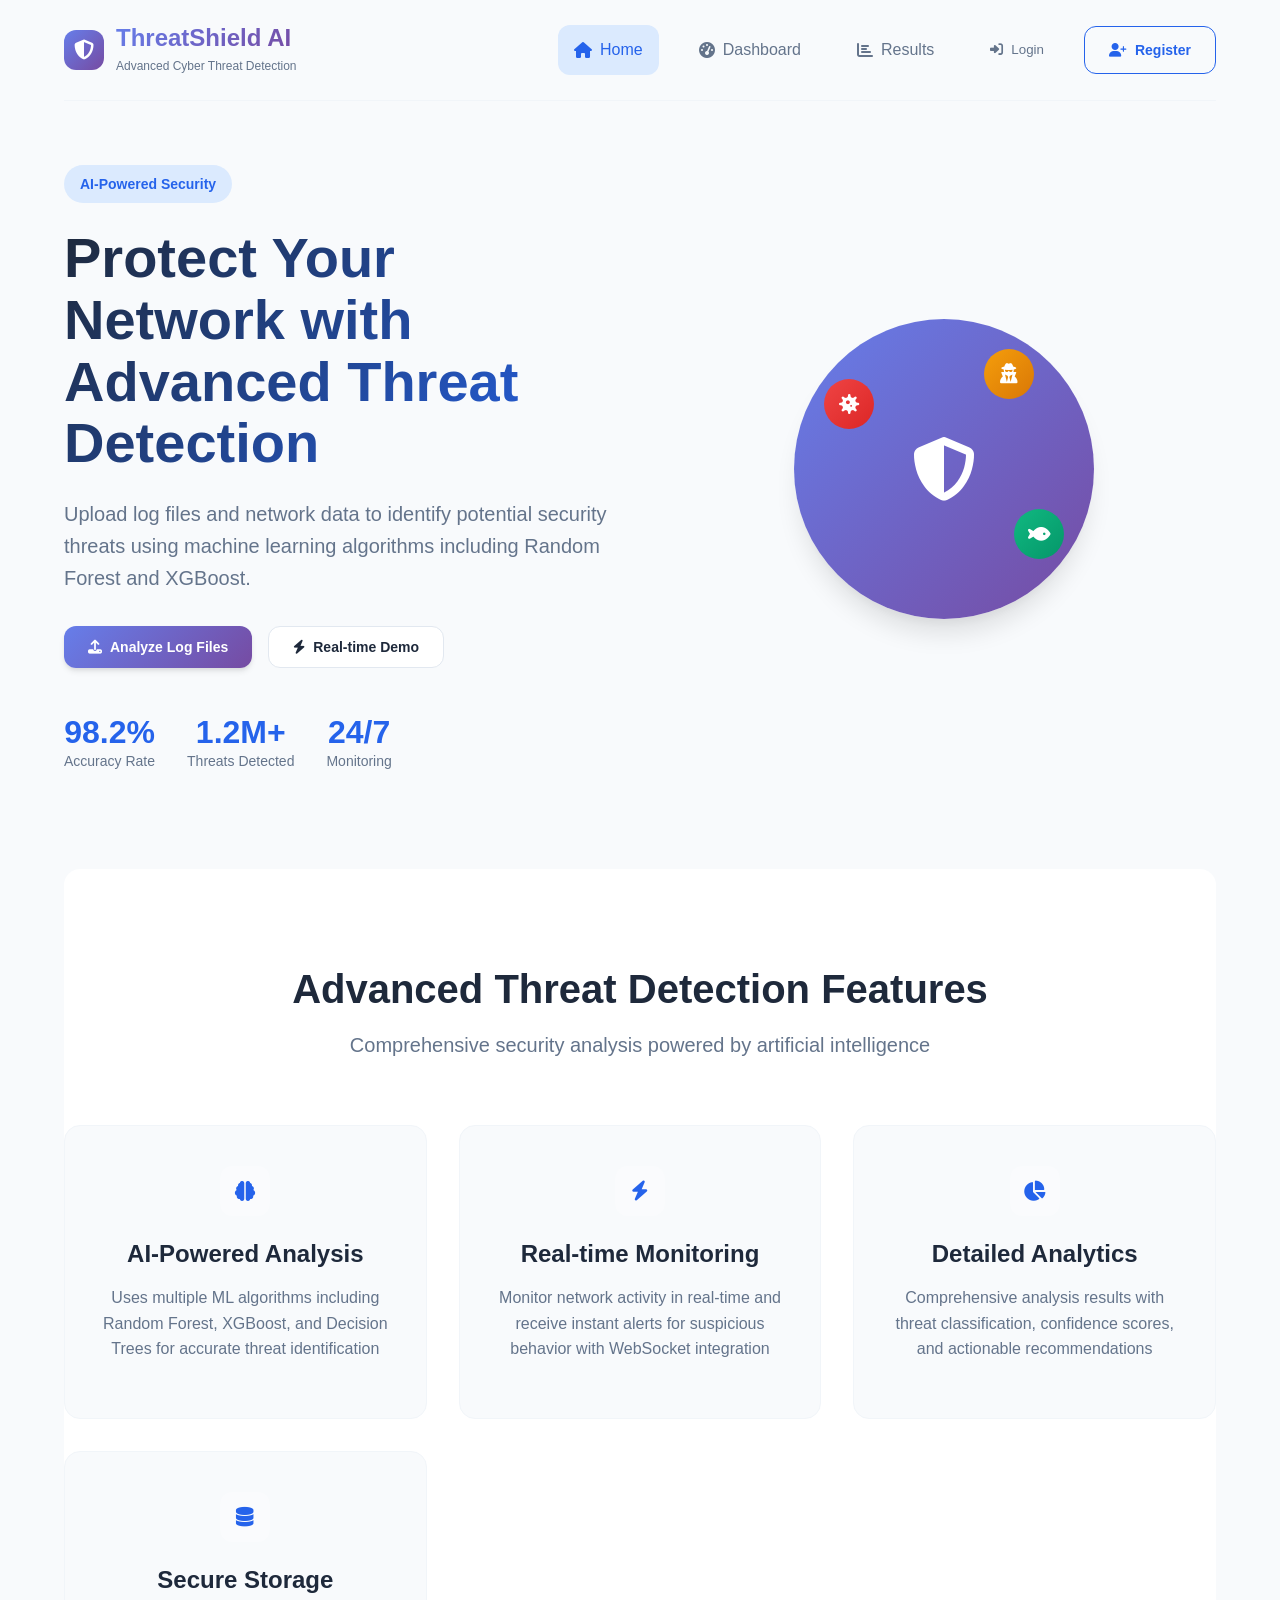
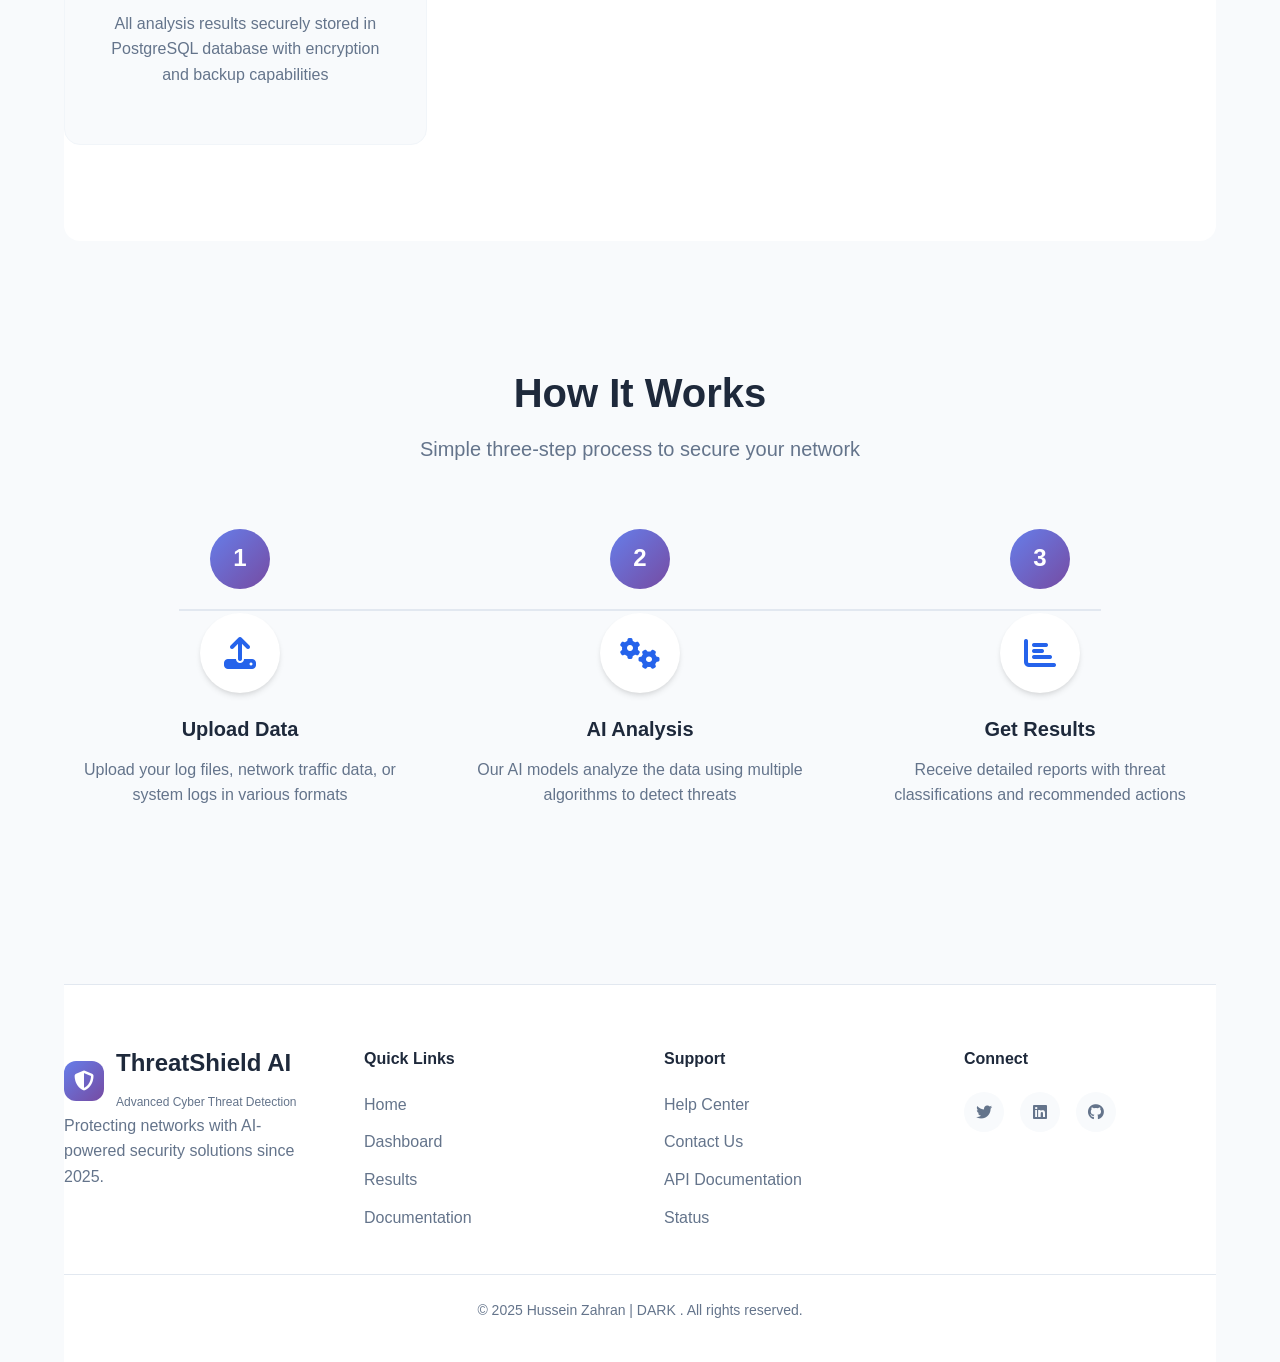
<file: Frontend/results.html>
<!DOCTYPE html>
<html lang="en">
<head>
    <meta charset="UTF-8">
    <meta name="viewport" content="width=device-width, initial-scale=1.0">
    <title>Analysis Results - ThreatShield AI</title>
    <link rel="stylesheet" href="https://cdnjs.cloudflare.com/ajax/libs/font-awesome/6.4.0/css/all.min.css">
    <link rel="stylesheet" href="styles/main.css">
    <link rel="stylesheet" href="styles/dashboard.css">
</head>
<body>
    <div class="dashboard-container">
        <!-- Sidebar -->
        <aside class="sidebar">
            <div class="sidebar-header">
                <div class="logo">
                    <div class="logo-icon">
                        <i class="fas fa-shield-alt"></i>
                    </div>
                    <div class="logo-text">
                        <h2>ThreatShield</h2>
                        <p>Security Dashboard</p>
                    </div>
                </div>
            </div>
            
            <nav class="sidebar-nav">
                <a href="dashboard.html" class="nav-item">
                    <i class="fas fa-tachometer-alt"></i>
                    <span>Overview</span>
                </a>
                <a href="results.html" class="nav-item active">
                    <i class="fas fa-chart-bar"></i>
                    <span>Analysis Results</span>
                </a>
                <a href="#" class="nav-item">
                    <i class="fas fa-bolt"></i>
                    <span>Real-time Monitor</span>
                </a>
                <a href="#" class="nav-item">
                    <i class="fas fa-history"></i>
                    <span>File History</span>
                </a>
                <a href="#" class="nav-item">
                    <i class="fas fa-cog"></i>
                    <span>Settings</span>
                </a>
            </nav>
            
            <div class="sidebar-footer">
                <div class="user-info">
                    <div class="user-avatar">
                        <i class="fas fa-user"></i>
                    </div>
                    <div class="user-details">
                        <strong>John Smith</strong>
                        <span>Administrator</span>
                    </div>
                </div>
                <button class="btn btn-logout" onclick="logout()">
                    <i class="fas fa-sign-out-alt"></i>
                    Logout
                </button>
            </div>
        </aside>

        <!-- Main Content -->
        <main class="main-content">
            <header class="content-header">
                <div class="header-left">
                    <h1>Analysis Results</h1>
                    <p class="subtitle">Detailed threat analysis and detection results</p>
                </div>
                <div class="header-actions">
                    <button class="btn btn-primary" onclick="exportAllResults()">
                        <i class="fas fa-file-export"></i>
                        Export All Results
                    </button>
                    <button class="btn btn-secondary" onclick="showUploadModal()">
                        <i class="fas fa-upload"></i>
                        New Analysis
                    </button>
                </div>
            </header>

            <!-- Results Summary -->
            <section class="results-summary">
                <div class="summary-card critical">
                    <div class="summary-icon">
                        <i class="fas fa-exclamation-triangle"></i>
                    </div>
                    <div class="summary-content">
                        <h3>Critical Threats</h3>
                        <span class="summary-value">3</span>
                        <span class="summary-change">
                            <i class="fas fa-arrow-up"></i>
                            +1 from yesterday
                        </span>
                    </div>
                </div>
                <div class="summary-card warning">
                    <div class="summary-icon">
                        <i class="fas fa-exclamation-circle"></i>
                    </div>
                    <div class="summary-content">
                        <h3>Warnings</h3>
                        <span class="summary-value">8</span>
                        <span class="summary-change">
                            <i class="fas fa-arrow-up"></i>
                            +2 from yesterday
                        </span>
                    </div>
                </div>
                <div class="summary-card safe">
                    <div class="summary-icon">
                        <i class="fas fa-check-circle"></i>
                    </div>
                    <div class="summary-content">
                        <h3>Safe Files</h3>
                        <span class="summary-value">45</span>
                        <span class="summary-change">
                            <i class="fas fa-arrow-up"></i>
                            +12 from yesterday
                        </span>
                    </div>
                </div>
                <div class="summary-card total">
                    <div class="summary-icon">
                        <i class="fas fa-chart-bar"></i>
                    </div>
                    <div class="summary-content">
                        <h3>Total Analysis</h3>
                        <span class="summary-value">56</span>
                        <span class="summary-change">
                            <i class="fas fa-arrow-up"></i>
                            +15 from yesterday
                        </span>
                    </div>
                </div>
            </section>

            <!-- Results Controls -->
            <section class="results-controls">
                <div class="controls-left">
                    <div class="search-box">
                        <i class="fas fa-search"></i>
                        <input type="text" id="searchInput" placeholder="Search analysis results...">
                    </div>
                    <div class="filter-dropdown">
                        <select id="resultsFilter" onchange="filterResults()">
                            <option value="all">All Results</option>
                            <option value="critical">Critical Only</option>
                            <option value="warning">Warnings Only</option>
                            <option value="safe">Safe Only</option>
                            <option value="today">Today</option>
                            <option value="week">This Week</option>
                        </select>
                    </div>
                </div>
                <div class="controls-right">
                    <div class="sort-dropdown">
                        <select id="resultsSort" onchange="sortResults()">
                            <option value="newest">Newest First</option>
                            <option value="oldest">Oldest First</option>
                            <option value="severity">Severity</option>
                            <option value="filename">File Name</option>
                        </select>
                    </div>
                    <button class="btn btn-outline" onclick="refreshResults()">
                        <i class="fas fa-sync-alt"></i>
                        Refresh
                    </button>
                </div>
            </section>

            <!-- Results Table -->
            <section class="results-table-section">
                <div class="table-container">
                    <table class="results-table">
                        <thead>
                            <tr>
                                <th>
                                    <input type="checkbox" id="selectAll" onchange="toggleSelectAll()">
                                </th>
                                <th>File Name</th>
                                <th>Analysis Date</th>
                                <th>Status</th>
                                <th>Threat Type</th>
                                <th>Confidence</th>
                                <th>File Size</th>
                                <th>Actions</th>
                            </tr>
                        </thead>
                        <tbody id="resultsTableBody">
                            <!-- Results will be populated by JavaScript -->
                        </tbody>
                    </table>
                </div>
                
                <!-- Table Footer -->
                <div class="table-footer">
                    <div class="footer-left">
                        <span id="selectedCount">0 items selected</span>
                    </div>
                    <div class="footer-right">
                        <div class="pagination">
                            <button class="btn btn-outline" onclick="previousPage()">
                                <i class="fas fa-chevron-left"></i>
                            </button>
                            <span class="page-info">Page 1 of 5</span>
                            <button class="btn btn-outline" onclick="nextPage()">
                                <i class="fas fa-chevron-right"></i>
                            </button>
                        </div>
                    </div>
                </div>
            </section>
        </main>
    </div>

    <!-- Upload Modal -->
    <div id="uploadModal" class="modal">
        <div class="modal-content">
            <div class="modal-header">
                <h3>
                    <i class="fas fa-upload"></i>
                    Upload Files for Analysis
                </h3>
                <button class="close" onclick="closeUploadModal()">
                    <i class="fas fa-times"></i>
                </button>
            </div>
            <div class="modal-body">
                <div class="upload-area" id="uploadArea">
                    <div class="upload-icon">
                        <i class="fas fa-cloud-upload-alt"></i>
                    </div>
                    <p>Drag & drop your log files here or click to browse</p>
                    <p class="upload-info">Supported formats: CSV, JSON, TXT, LOG (Max 100MB)</p>
                    <input type="file" id="fileInput" multiple accept=".csv,.json,.txt,.log" style="display: none;">
                    <button class="btn btn-outline" onclick="document.getElementById('fileInput').click()">
                        <i class="fas fa-folder-open"></i>
                        Browse Files
                    </button>
                </div>
                <div class="file-list" id="fileList"></div>
            </div>
            <div class="modal-footer">
                <button class="btn btn-secondary" onclick="closeUploadModal()">
                    <i class="fas fa-times"></i>
                    Cancel
                </button>
                <button class="btn btn-primary" onclick="analyzeFiles()" id="analyzeBtn" disabled>
                    <i class="fas fa-play"></i>
                    Analyze Files
                </button>
            </div>
        </div>
    </div>

    <!-- Detail Modal -->
    <div id="detailModal" class="modal">
        <div class="modal-content large">
            <div class="modal-header">
                <h3>
                    <i class="fas fa-search"></i>
                    Analysis Details
                </h3>
                <button class="close" onclick="closeDetailModal()">
                    <i class="fas fa-times"></i>
                </button>
            </div>
            <div class="modal-body">
                <div class="detail-content" id="detailContent">
                    <!-- Detail content will be populated by JavaScript -->
                </div>
            </div>
            <div class="modal-footer">
                <button class="btn btn-secondary" onclick="closeDetailModal()">
                    <i class="fas fa-times"></i>
                    Close
                </button>
                <button class="btn btn-primary" onclick="exportSingleResult()">
                    <i class="fas fa-file-export"></i>
                    Export Report
                </button>
            </div>
        </div>
    </div>

    <script src="js/results.js"></script>
    <script src="js/api.js"></script>
</body>
</html>
</file>
<file: Frontend/styles/main.css>
/* CSS Variables */
:root {
    --primary-color: #2563eb;
    --primary-dark: #1d4ed8;
    --primary-light: #dbeafe;
    --secondary-color: #64748b;
    --success-color: #10b981;
    --warning-color: #f59e0b;
    --danger-color: #ef4444;
    --critical-color: #dc2626;
    --background-color: #f8fafc;
    --surface-color: #ffffff;
    --text-primary: #1e293b;
    --text-secondary: #64748b;
    --text-light: #94a3b8;
    --border-color: #e2e8f0;
    --border-light: #f1f5f9;
    --shadow: 0 1px 3px 0 rgba(0, 0, 0, 0.1), 0 1px 2px 0 rgba(0, 0, 0, 0.06);
    --shadow-md: 0 4px 6px -1px rgba(0, 0, 0, 0.1), 0 2px 4px -1px rgba(0, 0, 0, 0.06);
    --shadow-lg: 0 10px 15px -3px rgba(0, 0, 0, 0.1), 0 4px 6px -2px rgba(0, 0, 0, 0.05);
    --shadow-xl: 0 20px 25px -5px rgba(0, 0, 0, 0.1), 0 10px 10px -5px rgba(0, 0, 0, 0.04);
    --gradient-primary: linear-gradient(135deg, #667eea 0%, #764ba2 100%);
    --gradient-success: linear-gradient(135deg, #10b981 0%, #059669 100%);
    --gradient-warning: linear-gradient(135deg, #f59e0b 0%, #d97706 100%);
    --gradient-danger: linear-gradient(135deg, #ef4444 0%, #dc2626 100%);
    --border-radius: 0.75rem;
    --border-radius-lg: 1rem;
    --transition: all 0.3s ease;
}

/* Reset and Base Styles */
* {
    margin: 0;
    padding: 0;
    box-sizing: border-box;
}

html {
    scroll-behavior: smooth;
}

body {
    font-family: 'Inter', -apple-system, BlinkMacSystemFont, 'Segoe UI', Roboto, sans-serif;
    background-color: var(--background-color);
    color: var(--text-primary);
    line-height: 1.6;
    overflow-x: hidden;
}

.container {
    max-width: 1200px;
    margin: 0 auto;
    padding: 0 1.5rem;
}

/* Typography */
h1, h2, h3, h4, h5, h6 {
    font-weight: 700;
    line-height: 1.2;
    margin-bottom: 1rem;
}

h1 {
    font-size: 3rem;
}

h2 {
    font-size: 2.5rem;
}

h3 {
    font-size: 1.5rem;
}

p {
    margin-bottom: 1rem;
    color: var(--text-secondary);
}

/* Header Styles */
.header {
    display: flex;
    justify-content: space-between;
    align-items: center;
    padding: 1.5rem 0;
    position: sticky;
    top: 0;
    background: rgba(248, 250, 252, 0.95);
    backdrop-filter: blur(10px);
    z-index: 100;
    border-bottom: 1px solid var(--border-light);
}

.logo {
    display: flex;
    align-items: center;
    gap: 0.75rem;
}

.logo-icon {
    width: 40px;
    height: 40px;
    background: var(--gradient-primary);
    border-radius: var(--border-radius);
    display: flex;
    align-items: center;
    justify-content: center;
    color: white;
    font-size: 1.25rem;
}

.logo-text h1 {
    font-size: 1.5rem;
    margin-bottom: 0.25rem;
    background: var(--gradient-primary);
    -webkit-background-clip: text;
    -webkit-text-fill-color: transparent;
    background-clip: text; /* للتوافق مع Firefox */
}

.logo-text p {
    font-size: 0.75rem;
    color: var(--text-secondary);
    margin-bottom: 0;
}

.nav {
    display: flex;
    align-items: center;
    gap: 1.5rem;
}

.nav-link {
    display: flex;
    align-items: center;
    gap: 0.5rem;
    text-decoration: none;
    color: var(--text-secondary);
    font-weight: 500;
    padding: 0.75rem 1rem;
    border-radius: var(--border-radius);
    transition: var(--transition);
    border: none;
    background: none;
    cursor: pointer;
}

.nav-link:hover {
    color: var(--primary-color);
    background: var(--primary-light);
}

.nav-link.active {
    color: var(--primary-color);
    background: var(--primary-light);
}

.mobile-menu-toggle {
    display: none;
    background: none;
    border: none;
    font-size: 1.5rem;
    color: var(--text-primary);
    cursor: pointer;
    padding: 0.5rem;
}

/* Button Styles */
.btn {
    display: inline-flex;
    align-items: center;
    gap: 0.5rem;
    padding: 0.75rem 1.5rem;
    border: none;
    border-radius: var(--border-radius);
    font-weight: 600;
    cursor: pointer;
    transition: var(--transition);
    text-decoration: none;
    font-size: 0.875rem;
    position: relative;
    overflow: hidden;
}

.btn::before {
    content: '';
    position: absolute;
    top: 0;
    left: -100%;
    width: 100%;
    height: 100%;
    background: linear-gradient(90deg, transparent, rgba(255,255,255,0.2), transparent);
    transition: left 0.5s;
}

.btn:hover::before {
    left: 100%;
}

.btn:focus {
    outline: 2px solid var(--primary-color);
    outline-offset: 2px;
}

.btn-primary {
    background: var(--gradient-primary);
    color: white;
    box-shadow: var(--shadow-md);
}

.btn-primary:hover {
    transform: translateY(-2px);
    box-shadow: var(--shadow-lg);
}

.btn-secondary {
    background: var(--surface-color);
    color: var(--text-primary);
    border: 1px solid var(--border-color);
}

.btn-secondary:hover {
    background: var(--background-color);
    transform: translateY(-1px);
    box-shadow: var(--shadow);
}

.btn-outline {
    background: transparent;
    color: var(--primary-color);
    border: 1px solid var(--primary-color);
}

.btn-outline:hover {
    background: var(--primary-color);
    color: white;
}

.btn-full {
    width: 100%;
    justify-content: center;
}

/* Hero Section */
.hero {
    display: grid;
    grid-template-columns: 1fr 1fr;
    gap: 4rem;
    align-items: center;
    padding: 4rem 0;
    min-height: 80vh;
}

.hero .container {
    display: contents; /* للسماح للـ grid بالعمل داخل container */
}

.hero-badge {
    display: inline-flex;
    align-items: center;
    gap: 0.5rem;
    background: var(--primary-light);
    color: var(--primary-color);
    padding: 0.5rem 1rem;
    border-radius: 2rem;
    font-size: 0.875rem;
    font-weight: 600;
    margin-bottom: 1.5rem;
}

.hero-content h1 {
    font-size: 3.5rem;
    line-height: 1.1;
    margin-bottom: 1.5rem;
    background: linear-gradient(135deg, var(--text-primary) 0%, var(--primary-color) 100%);
    -webkit-background-clip: text;
    -webkit-text-fill-color: transparent;
    background-clip: text;
}

.hero-content p {
    font-size: 1.25rem;
    color: var(--text-secondary);
    margin-bottom: 2rem;
}

.cta-buttons {
    display: flex;
    gap: 1rem;
    margin-bottom: 3rem;
}

.hero-stats {
    display: flex;
    gap: 2rem;
}

.stat {
    text-align: center;
}

.stat-number {
    display: block;
    font-size: 2rem;
    font-weight: 700;
    color: var(--primary-color);
    line-height: 1;
}

.stat-label {
    font-size: 0.875rem;
    color: var(--text-secondary);
}

.hero-visual {
    display: flex;
    justify-content: center;
    align-items: center;
}

.security-shield {
    position: relative;
    width: 300px;
    height: 300px;
}

.shield-animation {
    width: 100%;
    height: 100%;
    background: var(--gradient-primary);
    border-radius: 50%;
    display: flex;
    align-items: center;
    justify-content: center;
    color: white;
    font-size: 4rem;
    animation: pulse 2s infinite;
    box-shadow: var(--shadow-xl);
    will-change: transform; /* تحسين الأداء */
}

.threat-orb {
    position: absolute;
    width: 50px;
    height: 50px;
    border-radius: 50%;
    display: flex;
    align-items: center;
    justify-content: center;
    color: white;
    font-size: 1.25rem;
    animation: float 3s ease-in-out infinite;
    will-change: transform;
}

.threat-orb.malware {
    background: var(--gradient-danger);
    top: 20%;
    left: 10%;
    animation-delay: 0s;
}

.threat-orb.intrusion {
    background: var(--gradient-warning);
    top: 10%;
    right: 20%;
    animation-delay: 1s;
}

.threat-orb.phishing {
    background: var(--gradient-success);
    bottom: 20%;
    right: 10%;
    animation-delay: 2s;
}

@keyframes pulse {
    0%, 100% { transform: scale(1); }
    50% { transform: scale(1.05); }
}

@keyframes float {
    0%, 100% { transform: translateY(0px); }
    50% { transform: translateY(-20px); }
}

/* Features Section */
.features {
    padding: 6rem 0;
    background: var(--surface-color);
    border-radius: var(--border-radius-lg);
    margin: 2rem 0;
}

.features .container {
    max-width: 1200px;
    margin: 0 auto;
    padding: 0 1.5rem;
}

.section-header {
    text-align: center;
    margin-bottom: 4rem;
}

.section-header h2 {
    font-size: 2.5rem;
    margin-bottom: 1rem;
}

.section-header p {
    font-size: 1.25rem;
    color: var(--text-secondary);
    max-width: 600px;
    margin: 0 auto;
}

.features-grid {
    display: grid;
    grid-template-columns: repeat(auto-fit, minmax(280px, 1fr));
    gap: 2rem;
}

.feature-card {
    background: var(--background-color);
    padding: 2.5rem 2rem;
    border-radius: var(--border-radius-lg);
    text-align: center;
    transition: var(--transition);
    border: 1px solid var(--border-light);
}

.feature-card:hover {
    transform: translateY(-8px);
    box-shadow: var(--shadow-xl);
    border-color: var(--primary-color);
}

.feature-icon {
    width: 80px;
    height: 80px;
    background: var(--primary-light);
    border-radius: 50%;
    display: flex;
    align-items: center;
    justify-content: center;
    margin: 0 auto 1.5rem;
    color: var(--primary-color);
    font-size: 2rem;
    transition: var(--transition);
}

.feature-card:hover .feature-icon {
    background: var(--gradient-primary);
    color: white;
    transform: scale(1.1);
}

.feature-card h3 {
    font-size: 1.5rem;
    margin-bottom: 1rem;
}

.feature-card p {
    color: var(--text-secondary);
    line-height: 1.6;
}

/* How It Works */
.how-it-works {
    padding: 6rem 0;
}

.how-it-works .container {
    max-width: 1200px;
    margin: 0 auto;
    padding: 0 1.5rem;
}

.steps {
    display: grid;
    grid-template-columns: repeat(auto-fit, minmax(250px, 1fr));
    gap: 3rem;
    position: relative;
}

.steps::before {
    content: '';
    position: absolute;
    top: 80px;
    left: 10%;
    right: 10%;
    height: 2px;
    background: var(--border-color);
    z-index: 1;
}
.step {
    text-align: center;
    position: relative;
    z-index: 2;
}

.step-number {
    width: 60px;
    height: 60px;
    background: var(--gradient-primary);
    color: white;
    border-radius: 50%;
    display: flex;
    align-items: center;
    justify-content: center;
    font-size: 1.5rem;
    font-weight: 700;
    margin: 0 auto 1.5rem;
    position: relative;
}

.step-icon {
    width: 80px;
    height: 80px;
    background: var(--surface-color);
    border-radius: 50%;
    display: flex;
    align-items: center;
    justify-content: center;
    margin: 0 auto 1.5rem;
    color: var(--primary-color);
    font-size: 2rem;
    box-shadow: var(--shadow-md);
}

.step h3 {
    font-size: 1.25rem;
    margin-bottom: 1rem;
}

/* Modal Styles */
.modal {
    display: none;
    position: fixed;
    top: 0;
    left: 0;
    width: 100%;
    height: 100%;
    background: rgba(0, 0, 0, 0.5);
    backdrop-filter: blur(5px);
    z-index: 1000;
    animation: fadeIn 0.3s ease;
}

.modal-content {
    background: var(--surface-color);
    margin: 2% auto;
    border-radius: var(--border-radius-lg);
    width: 90%;
    max-width: 500px;
    box-shadow: var(--shadow-xl);
    animation: slideIn 0.3s ease;
    overflow: hidden;
    height: auto;
    max-height: 90vh;
    overflow-y: auto; /* تحسين للتمرير في الـ modals الكبيرة */
}

.modal-content.large {
    max-width: 800px;
}

.modal-header {
    display: flex;
    justify-content: space-between;
    align-items: center;
    padding: 1.5rem 2rem;
    border-bottom: 1px solid var(--border-color);
}

.modal-header h3 {
    display: flex;
    align-items: center;
    gap: 0.75rem;
    margin-bottom: 0;
}

.close {
    background: none;
    border: none;
    font-size: 1.5rem;
    color: var(--text-secondary);
    cursor: pointer;
    padding: 0.5rem;
    border-radius: var(--border-radius);
    transition: var(--transition);
}

.close:hover {
    background: var(--background-color);
    color: var(--text-primary);
}

.modal-body {
    padding: 2rem;
}

.modal-footer {
    padding: 1.5rem 2rem;
    border-top: 1px solid var(--border-color);
    display: flex;
    justify-content: flex-end;
    gap: 1rem;
}

@keyframes fadeIn {
    from { opacity: 0; }
    to { opacity: 1; }
}

@keyframes slideIn {
    from { transform: translateY(-50px); opacity: 0; }
    to { transform: translateY(0); opacity: 1; }
}

/* Upload Area */
.upload-area {
    border: 2px dashed var(--border-color);
    border-radius: var(--border-radius);
    padding: 3rem 2rem;
    text-align: center;
    transition: var(--transition);
    cursor: pointer;
    background: var(--background-color);
}

.upload-area:hover,
.upload-area.dragover {
    border-color: var(--primary-color);
    background: var(--primary-light);
}

.upload-area:focus {
    outline: 2px solid var(--primary-color);
    outline-offset: 2px;
}

.upload-icon {
    font-size: 3rem;
    color: var(--text-light);
    margin-bottom: 1rem;
}

.upload-area:hover .upload-icon {
    color: var(--primary-color);
}

.upload-info {
    font-size: 0.875rem;
    color: var(--text-light);
    margin-bottom: 1.5rem;
}

.file-list {
    margin: 1.5rem 0;
}

.file-item {
    display: flex;
    justify-content: space-between;
    align-items: center;
    padding: 1rem;
    background: var(--background-color);
    border-radius: var(--border-radius);
    margin-bottom: 0.5rem;
    border: 1px solid var(--border-color);
}

.file-info {
    display: flex;
    align-items: center;
    gap: 0.75rem;
}

.file-icon {
    color: var(--primary-color);
}

.file-actions {
    display: flex;
    gap: 0.5rem;
}

.btn-action {
    padding: 0.5rem 1rem;
    border: 1px solid var(--border-color);
    background: var(--surface-color);
    border-radius: var(--border-radius);
    font-size: 0.875rem;
    cursor: pointer;
    transition: var(--transition);
}

.btn-action.remove {
    color: var(--danger-color);
    border-color: var(--danger-color);
}

.btn-action.remove:hover {
    background: var(--danger-color);
    color: white;
}

/* Form Styles */
.form-group {
    margin-bottom: 1.5rem;
}

.form-group label {
    display: flex;
    align-items: center;
    gap: 0.5rem;
    margin-bottom: 0.5rem;
    font-weight: 500;
    color: var(--text-primary);
}

.form-group input {
    width: 100%;
    padding: 0.75rem 1rem;
    border: 1px solid var(--border-color);
    border-radius: var(--border-radius);
    font-size: 1rem;
    transition: var(--transition);
    background: var(--surface-color);
}

.form-group input:focus {
    outline: none;
    border-color: var(--primary-color);
    box-shadow: 0 0 0 3px rgba(37, 99, 235, 0.1);
}

.form-options {
    display: flex;
    justify-content: space-between;
    align-items: center;
    margin-bottom: 1.5rem;
}

.checkbox {
    display: flex;
    align-items: center;
    gap: 0.75rem;
    cursor: pointer;
    font-size: 0.875rem;
}

.checkbox input {
    display: none;
}

.checkmark {
    width: 18px;
    height: 18px;
    border: 2px solid var(--border-color);
    border-radius: 4px;
    position: relative;
    transition: var(--transition);
}

.checkbox input:checked + .checkmark {
    background: var(--primary-color);
    border-color: var(--primary-color);
}

.checkbox input:checked + .checkmark::after {
    content: '✓';
    position: absolute;
    top: 50%;
    left: 50%;
    transform: translate(-50%, -50%);
    color: white;
    font-size: 0.75rem;
    font-weight: bold;
}

.forgot-password {
    color: var(--primary-color);
    text-decoration: none;
    font-size: 0.875rem;
}

.forgot-password:hover {
    text-decoration: underline;
}

/* Footer */
.footer {
    background: var(--surface-color);
    border-top: 1px solid var(--border-color);
    margin-top: 4rem;
}

.footer .container {
    max-width: 1200px;
    margin: 0 auto;
    padding: 0 1.5rem;
}

.footer-content {
    display: grid;
    grid-template-columns: repeat(auto-fit, minmax(200px, 1fr)); /* تحسين للتوزيع المتوازن */
    gap: 3rem;
    padding: 4rem 0 2rem;
}

.footer-section h4 {
    margin-bottom: 1.5rem;
    color: var(--text-primary);
}

.footer-section a {
    display: block;
    color: var(--text-secondary);
    text-decoration: none;
    margin-bottom: 0.75rem;
    transition: var(--transition);
}

.footer-section a:hover {
    color: var(--primary-color);
}

.social-links {
    display: flex;
    gap: 1rem;
}

.social-links a {
    width: 40px;
    height: 40px;
    background: var(--background-color);
    border-radius: 50%;
    display: flex;
    align-items: center;
    justify-content: center;
    color: var(--text-secondary);
    transition: var(--transition);
}

.social-links a:hover {
    background: var(--primary-color);
    color: white;
    transform: translateY(-2px);
}

.footer-bottom {
    padding: 1.5rem 0;
    border-top: 1px solid var(--border-color);
    text-align: center;
    color: var(--text-light);
    font-size: 0.875rem;
}

/* Mobile Overlay */
.mobile-overlay {
    display: none;
    position: fixed;
    top: 0;
    left: 0;
    width: 100%;
    height: 100%;
    background: rgba(0, 0, 0, 0.5);
    z-index: 999; /* زيادة لتجنب التداخل مع header */
}

.mobile-overlay.active {
    display: block;
}

/* Scrollbar Styling for Better UX */
.modal-content::-webkit-scrollbar,
.nav.active::-webkit-scrollbar {
    width: 6px;
}

.modal-content::-webkit-scrollbar-track {
    background: var(--border-light);
}

.modal-content::-webkit-scrollbar-thumb {
    background: var(--border-color);
    border-radius: 3px;
}

.modal-content::-webkit-scrollbar-thumb:hover {
    background: var(--secondary-color);
}

/* Responsive Design */
@media (max-width: 1024px) {
    .hero {
        grid-template-columns: 1fr;
        gap: 3rem;
        text-align: center;
    }
    
    .hero-stats {
        justify-content: center;
        gap: 1.5rem; /* تحسين الفجوة */
    }
    
    .footer-content {
        grid-template-columns: repeat(auto-fit, minmax(200px, 1fr));
        gap: 2rem;
    }
    
    .steps::before {
        left: 5%; /* تعديل للشاشات المتوسطة */
        right: 5%;
    }
}

@media (max-width: 768px) {
    .header {
        position: relative;
    }
    
    .nav {
        display: none;
        position: absolute;
        top: 100%;
        left: 0;
        right: 0;
        background: var(--surface-color);
        flex-direction: column;
        padding: 1rem;
        box-shadow: var(--shadow-lg);
        border-radius: 0 0 var(--border-radius) var(--border-radius);
        z-index: 1000; /* زيادة للظهور فوق الـ overlay */
        overflow-y: auto; /* تمرير إذا كانت القائمة طويلة */
        max-height: 80vh;
    }
    
    .nav.active {
        display: flex;
    }
    
    .mobile-menu-toggle {
        display: block;
    }
    
    .hero-content h1 {
        font-size: 2.5rem;
    }
    
    .cta-buttons {
        flex-direction: column;
    }
    
    .features-grid {
        grid-template-columns: 1fr;
    }
    
    .steps::before {
        display: none;
    }
    
    .modal-content {
        margin: 5% auto;
        width: 95%;
        max-height: 90vh;
        overflow-y: auto;
    }
    
    .modal-body {
        padding: 1.5rem;
    }
    
    .modal-footer {
        flex-direction: column;
        gap: 0.75rem;
    }
}

@media (max-width: 480px) {
    .container {
        padding: 0 1rem;
    }
    
    .hero {
        padding: 2rem 0;
    }
    
    .hero-content h1 {
        font-size: 2rem;
    }
    
    .hero-stats {
        flex-direction: column;
        gap: 1rem;
    }
    
    .footer-content {
        grid-template-columns: 1fr;
        gap: 2rem;
    }
    
    .security-shield {
        width: 250px;
        height: 250px;
    }
    
    .shield-animation {
        font-size: 3rem;
    }
    
    .threat-orb {
        width: 40px;
        height: 40px;
        font-size: 1rem;
    }
}
</file>
<file: Frontend/styles/auth.css>
/* Auth Page Specific Styles */
.auth-page {
    background: linear-gradient(135deg, #667eea 0%, #764ba2 100%);
    min-height: 100vh;
    display: flex;
    align-items: center;
    justify-content: center;
    padding: 2rem 1rem;
}

.auth-container {
    display: grid;
    grid-template-columns: 1fr 1fr;
    background: var(--surface-color);
    border-radius: var(--border-radius-lg);
    box-shadow: var(--shadow-xl);
    overflow: hidden;
    max-width: 1200px;
    width: 100%;
    min-height: 800px;
}

.auth-card {
    padding: 3rem;
    display: flex;
    flex-direction: column;
    justify-content: center;
}

.auth-header {
    text-align: center;
    margin-bottom: 2.5rem;
}

.auth-header .logo {
    justify-content: center;
    margin-bottom: 1rem;
}

.auth-header .logo-text h2 {
    font-size: 2rem;
    margin-bottom: 0.25rem;
}

.auth-header p {
    color: var(--text-secondary);
    font-size: 1.1rem;
}

.auth-form {
    max-width: 400px;
    margin: 0 auto;
    width: 100%;
}

.form-row {
    display: grid;
    grid-template-columns: 1fr 1fr;
    gap: 1rem;
}

.password-input {
    position: relative;
}

.password-toggle {
    position: absolute;
    right: 0.75rem;
    top: 50%;
    transform: translateY(-50%);
    background: none;
    border: none;
    color: var(--text-light);
    cursor: pointer;
    padding: 0.5rem;
    border-radius: var(--border-radius);
    transition: var(--transition);
}

.password-toggle:hover {
    color: var(--text-primary);
    background: var(--background-color);
}

.password-strength {
    margin-top: 0.75rem;
}

.strength-bar {
    height: 6px;
    background: var(--border-color);
    border-radius: 3px;
    margin-bottom: 0.5rem;
    overflow: hidden;
    position: relative;
}

.strength-fill {
    height: 100%;
    width: 0%;
    border-radius: 3px;
    transition: all 0.3s ease;
    background: var(--danger-color);
}

.strength-text {
    font-size: 0.75rem;
    font-weight: 600;
    color: var(--text-secondary);
}

.password-requirements {
    margin-top: 1rem;
    padding: 1rem;
    background: var(--background-color);
    border-radius: var(--border-radius);
    border-left: 4px solid var(--border-color);
}

.password-requirements p {
    font-size: 0.875rem;
    font-weight: 600;
    margin-bottom: 0.75rem;
    color: var(--text-primary);
}

.password-requirements ul {
    list-style: none;
    padding: 0;
    margin: 0;
}

.password-requirements li {
    display: flex;
    align-items: center;
    gap: 0.5rem;
    font-size: 0.75rem;
    color: var(--text-secondary);
    margin-bottom: 0.5rem;
    transition: var(--transition);
}

.password-requirements li.valid {
    color: var(--success-color);
}

.password-requirements li.valid i {
    color: var(--success-color);
}

.password-requirements li i {
    font-size: 0.5rem;
    color: var(--text-light);
    transition: var(--transition);
}

.input-feedback {
    font-size: 0.75rem;
    margin-top: 0.25rem;
    min-height: 1rem;
}

.input-feedback.valid {
    color: var(--success-color);
}

.input-feedback.error {
    color: var(--danger-color);
}

.auth-divider {
    display: flex;
    align-items: center;
    margin: 2rem 0;
    color: var(--text-light);
    font-size: 0.875rem;
}

.auth-divider::before,
.auth-divider::after {
    content: '';
    flex: 1;
    height: 1px;
    background: var(--border-color);
}

.auth-divider span {
    padding: 0 1rem;
}

.social-auth {
    display: grid;
    grid-template-columns: 1fr;
    gap: 0.75rem;
    margin-bottom: 2rem;
}

.btn-social {
    display: flex;
    align-items: center;
    gap: 0.75rem;
    padding: 0.75rem 1.5rem;
    border: 1px solid var(--border-color);
    background: var(--surface-color);
    color: var(--text-primary);
    border-radius: var(--border-radius);
    font-weight: 500;
    cursor: pointer;
    transition: var(--transition);
    text-decoration: none;
    justify-content: center;
}

.btn-social:hover {
    background: var(--background-color);
    transform: translateY(-1px);
    box-shadow: var(--shadow);
}

.btn-google:hover {
    border-color: #db4437;
    color: #db4437;
}

.btn-microsoft:hover {
    border-color: #f25022;
    color: #f25022;
}

.btn-github:hover {
    border-color: #333;
    color: #333;
}

.auth-footer {
    text-align: center;
    margin-top: auto;
    padding-top: 2rem;
    border-top: 1px solid var(--border-color);
}

.auth-footer p {
    color: var(--text-secondary);
    margin-bottom: 0;
}

.link {
    color: var(--primary-color);
    text-decoration: none;
    font-weight: 500;
    transition: var(--transition);
}

.link:hover {
    text-decoration: underline;
}

/* Auth Side Panel */
.auth-side {
    background: linear-gradient(135deg, var(--primary-color) 0%, var(--primary-dark) 100%);
    color: white;
    padding: 3rem;
    display: flex;
    align-items: center;
    position: relative;
    overflow: hidden;
}

.auth-side::before {
    content: '';
    position: absolute;
    top: 0;
    left: 0;
    right: 0;
    bottom: 0;
    background: url('data:image/svg+xml,<svg xmlns="http://www.w3.org/2000/svg" viewBox="0 0 100 100" preserveAspectRatio="none"><path d="M0,0 L100,0 L100,100 Z" fill="rgba(255,255,255,0.05)"/></svg>');
    background-size: cover;
}

.auth-side-content {
    position: relative;
    z-index: 1;
    width: 100%;
}

.welcome-message {
    text-align: center;
    margin-bottom: 3rem;
}

.welcome-message h1 {
    font-size: 2.5rem;
    margin-bottom: 1rem;
    line-height: 1.2;
}

.welcome-message p {
    font-size: 1.1rem;
    opacity: 0.9;
    margin-bottom: 0;
}

.features-list {
    display: flex;
    flex-direction: column;
    gap: 1.5rem;
    margin-bottom: 3rem;
}

.feature-item {
    display: flex;
    align-items: flex-start;
    gap: 1rem;
    padding: 1.5rem;
    background: rgba(255, 255, 255, 0.1);
    border-radius: var(--border-radius);
    backdrop-filter: blur(10px);
    border: 1px solid rgba(255, 255, 255, 0.2);
    transition: var(--transition);
}

.feature-item:hover {
    background: rgba(255, 255, 255, 0.15);
    transform: translateX(10px);
}

.feature-icon {
    width: 50px;
    height: 50px;
    background: rgba(255, 255, 255, 0.2);
    border-radius: var(--border-radius);
    display: flex;
    align-items: center;
    justify-content: center;
    font-size: 1.25rem;
    flex-shrink: 0;
}

.feature-content h4 {
    font-size: 1.1rem;
    margin-bottom: 0.5rem;
    color: white;
}

.feature-content p {
    font-size: 0.9rem;
    opacity: 0.8;
    margin-bottom: 0;
    line-height: 1.5;
}

.testimonial {
    background: rgba(255, 255, 255, 0.1);
    padding: 2rem;
    border-radius: var(--border-radius);
    backdrop-filter: blur(10px);
    border: 1px solid rgba(255, 255, 255, 0.2);
}

.testimonial-content {
    position: relative;
    margin-bottom: 1.5rem;
}

.testimonial-content i:first-child {
    position: absolute;
    top: -0.5rem;
    left: -0.5rem;
    font-size: 1.5rem;
    opacity: 0.5;
}

.testimonial-content p {
    font-style: italic;
    line-height: 1.6;
    margin-bottom: 0;
    padding-left: 1.5rem;
}

.testimonial-author {
    display: flex;
    align-items: center;
    gap: 1rem;
}

.author-avatar {
    width: 50px;
    height: 50px;
    background: rgba(255, 255, 255, 0.2);
    border-radius: 50%;
    display: flex;
    align-items: center;
    justify-content: center;
    font-size: 1.25rem;
}

.author-info {
    display: flex;
    flex-direction: column;
}

.author-info strong {
    font-size: 1rem;
    margin-bottom: 0.25rem;
}

.author-info span {
    font-size: 0.875rem;
    opacity: 0.8;
}

/* Loading States */
.btn-loading {
    position: relative;
    color: transparent !important;
}

.btn-loading::after {
    content: '';
    position: absolute;
    top: 50%;
    left: 50%;
    transform: translate(-50%, -50%);
    width: 20px;
    height: 20px;
    border: 2px solid transparent;
    border-top: 2px solid currentColor;
    border-radius: 50%;
    animation: spin 1s linear infinite;
}

/* Responsive Design */
@media (max-width: 1024px) {
    .auth-container {
        grid-template-columns: 1fr;
        max-width: 600px;
    }
    
    .auth-side {
        display: none;
    }
    
    .auth-card {
        padding: 2rem;
    }
}

@media (max-width: 768px) {
    .auth-page {
        padding: 1rem;
    }
    
    .auth-card {
        padding: 1.5rem;
    }
    
    .form-row {
        grid-template-columns: 1fr;
    }
    
    .auth-header .logo-text h2 {
        font-size: 1.75rem;
    }
    
    .welcome-message h1 {
        font-size: 2rem;
    }
}

@media (max-width: 480px) {
    .auth-card {
        padding: 1rem;
    }
    
    .social-auth {
        grid-template-columns: 1fr;
    }
    
    .feature-item {
        flex-direction: column;
        text-align: center;
    }
    
    .testimonial-author {
        flex-direction: column;
        text-align: center;
    }
}

/* Additional Utility Classes */
.text-center { text-align: center; }
.mb-0 { margin-bottom: 0; }
.mt-2 { margin-top: 0.5rem; }
.mt-4 { margin-top: 1rem; }

/* Animation for form elements */
@keyframes slideInUp {
    from {
        opacity: 0;
        transform: translateY(20px);
    }
    to {
        opacity: 1;
        transform: translateY(0);
    }
}

.auth-form .form-group {
    animation: slideInUp 0.5s ease forwards;
}

.auth-form .form-group:nth-child(1) { animation-delay: 0.1s; }
.auth-form .form-group:nth-child(2) { animation-delay: 0.2s; }
.auth-form .form-group:nth-child(3) { animation-delay: 0.3s; }
.auth-form .form-group:nth-child(4) { animation-delay: 0.4s; }
.auth-form .form-group:nth-child(5) { animation-delay: 0.5s; }
</file>
<file: Frontend/styles/dashboard.css>
/* Dashboard Specific Styles */
.dashboard-container {
    display: grid;
    grid-template-columns: 280px 1fr;
    min-height: 100vh;
    background: var(--background-color);
}

/* Sidebar Styles */
.sidebar {
    background: var(--surface-color);
    border-right: 1px solid var(--border-color);
    padding: 1.5rem;
    display: flex;
    flex-direction: column;
    position: fixed;
    width: 280px;
    height: 100vh;
    overflow-y: auto;
    z-index: 100;
    overflow: hidden; /* إضافة لمنع التداخل في الـ overflow */
}

.sidebar-header {
    padding-bottom: 1.5rem;
    border-bottom: 1px solid var(--border-color);
    margin-bottom: 1.5rem;
}

.sidebar-header .logo {
    justify-content: flex-start;
}

.sidebar-header .logo-text h2 {
    font-size: 1.25rem;
    margin-bottom: 0.25rem;
}

.sidebar-header .logo-text p {
    font-size: 0.75rem;
    color: var(--text-secondary);
    margin-bottom: 0;
}

.sidebar-nav {
    flex: 1;
    display: flex;
    flex-direction: column;
    gap: 0.25rem;
}

.nav-item {
    display: flex;
    align-items: center;
    gap: 0.75rem;
    padding: 0.75rem 1rem;
    text-decoration: none;
    color: var(--text-secondary);
    border-radius: var(--border-radius);
    transition: var(--transition);
    border: none;
    background: none;
    cursor: pointer;
    text-align: left;
    width: 100%;
    font-weight: 500;
}

.nav-item:hover {
    background: var(--background-color);
    color: var(--primary-color);
}

.nav-item.active {
    background: var(--primary-color);
    color: white;
}

.nav-item i {
    width: 20px;
    text-align: center;
    font-size: 1.1rem;
}

.sidebar-footer {
    padding-top: 1.5rem;
    border-top: 1px solid var(--border-color);
}

.user-info {
    display: flex;
    align-items: center;
    gap: 0.75rem;
    margin-bottom: 1rem;
}

.user-avatar {
    width: 40px;
    height: 40px;
    background: var(--gradient-primary);
    color: white;
    border-radius: 50%;
    display: flex;
    align-items: center;
    justify-content: center;
    font-size: 1rem;
}

.user-details {
    display: flex;
    flex-direction: column;
    flex: 1;
}

.user-details strong {
    font-size: 0.875rem;
    line-height: 1.2;
}

.user-details span {
    font-size: 0.75rem;
    color: var(--text-secondary);
}

.btn-logout {
    width: 100%;
    justify-content: center;
    background: var(--background-color);
    color: var(--text-secondary);
    border: 1px solid var(--border-color);
    font-size: 0.875rem;
}

.btn-logout:hover {
    background: var(--danger-color);
    color: white;
    border-color: var(--danger-color);
}

/* Main Content */
.main-content {
    margin-left: 280px;
    padding: 2rem;
    background: var(--background-color);
    min-height: 100vh;
}

.content-header {
    display: flex;
    justify-content: space-between;
    align-items: flex-start;
    margin-bottom: 2rem;
}

.header-left h1 {
    font-size: 2.25rem;
    margin-bottom: 0.5rem;
    color: var(--text-primary);
}

.subtitle {
    color: var(--text-secondary);
    font-size: 1.1rem;
    margin-bottom: 0;
}

.header-actions {
    display: flex;
    align-items: center;
    gap: 1.5rem;
}

.header-controls {
    display: flex;
    align-items: center;
    gap: 1rem;
}

.notification-bell {
    position: relative;
    cursor: pointer;
    padding: 0.75rem;
    border-radius: var(--border-radius);
    background: var(--surface-color);
    border: 1px solid var(--border-color);
    transition: var(--transition);
}

.notification-bell:hover {
    background: var(--background-color);
    transform: translateY(-1px);
}

.notification-bell i {
    font-size: 1.25rem;
    color: var(--text-secondary);
}

.notification-count {
    position: absolute;
    top: -5px;
    right: -5px;
    background: var(--danger-color);
    color: white;
    border-radius: 50%;
    width: 20px;
    height: 20px;
    font-size: 0.75rem;
    display: flex;
    align-items: center;
    justify-content: center;
    font-weight: 600;
    border: 2px solid var(--surface-color);
}

.status-indicator {
    display: inline-flex;
    align-items: center;
    gap: 0.5rem;
    padding: 0.5rem 1rem;
    border-radius: 2rem;
    font-size: 0.875rem;
    font-weight: 600;
    background: var(--surface-color);
    border: 1px solid var(--border-color);
}

.status-indicator i {
    font-size: 0.5rem;
    animation: pulse 2s infinite;
}

.status-indicator.online {
    color: var(--success-color);
    border-color: var(--success-color);
}

.status-indicator.offline {
    color: var(--danger-color);
    border-color: var(--danger-color);
}

@keyframes pulse {
    0%, 100% { opacity: 1; }
    50% { opacity: 0.5; }
}

/* Stats Grid */
.stats-grid {
    display: grid;
    grid-template-columns: repeat(auto-fit, minmax(240px, 1fr));
    gap: 1.5rem;
    margin-bottom: 2rem;
}

.stat-card {
    background: var(--surface-color);
    padding: 1.5rem;
    border-radius: var(--border-radius-lg);
    box-shadow: var(--shadow);
    display: flex;
    align-items: center;
    gap: 1rem;
    transition: var(--transition);
    border: 1px solid var(--border-light);
    position: relative;
    overflow: hidden;
}

.stat-card::before {
    content: '';
    position: absolute;
    top: 0;
    left: 0;
    width: 4px;
    height: 100%;
    background: var(--primary-color);
}

.stat-card:hover {
    transform: translateY(-4px);
    box-shadow: var(--shadow-lg);
}

.stat-card.threat::before { background: var(--danger-color); }
.stat-card.safe::before { background: var(--success-color); }
.stat-card.analysis::before { background: var(--primary-color); }
.stat-card.accuracy::before { background: #8b5cf6; }

.stat-icon {
    width: 60px;
    height: 60px;
    border-radius: var(--border-radius);
    display: flex;
    align-items: center;
    justify-content: center;
    font-size: 1.5rem;
    flex-shrink: 0;
}

.stat-icon.threat {
    background: linear-gradient(135deg, rgba(239, 68, 68, 0.1), rgba(220, 38, 38, 0.05));
    color: var(--danger-color);
}

.stat-icon.safe {
    background: linear-gradient(135deg, rgba(16, 185, 129, 0.1), rgba(5, 150, 105, 0.05));
    color: var(--success-color);
}

.stat-icon.analysis {
    background: linear-gradient(135deg, rgba(37, 99, 235, 0.1), rgba(29, 78, 216, 0.05));
    color: var(--primary-color);
}

.stat-icon.accuracy {
    background: linear-gradient(135deg, rgba(168, 85, 247, 0.1), rgba(147, 51, 234, 0.05));
    color: #8b5cf6;
}

.stat-info {
    flex: 1;
}

.stat-info h3 {
    font-size: 0.875rem;
    color: var(--text-secondary);
    margin-bottom: 0.5rem;
    font-weight: 500;
    text-transform: uppercase;
    letter-spacing: 0.5px;
}

.stat-value {
    font-size: 2rem;
    font-weight: 700;
    display: block;
    line-height: 1;
    margin-bottom: 0.25rem;
    color: var(--text-primary);
}

.stat-change {
    display: flex;
    align-items: center;
    gap: 0.25rem;
    font-size: 0.875rem;
    font-weight: 600;
}

.stat-change.up {
    color: var(--success-color);
}

.stat-change.down {
    color: var(--danger-color);
}

.stat-trend {
    color: var(--text-light);
    font-size: 1.25rem;
}

/* Content Grid */
.content-grid {
    display: grid;
    grid-template-columns: 1fr 1fr;
    gap: 2rem;
    margin-bottom: 2rem;
}

.content-grid > section {
    background: var(--surface-color);
    border-radius: var(--border-radius-lg);
    box-shadow: var(--shadow);
    border: 1px solid var(--border-light);
    overflow: hidden;
}

.section-header {
    display: flex;
    justify-content: space-between;
    align-items: center;
    padding: 1.5rem;
    border-bottom: 1px solid var(--border-color);
    background: var(--surface-color);
}

.section-header h3 {
    display: flex;
    align-items: center;
    gap: 0.75rem;
    margin-bottom: 0;
    font-size: 1.25rem;
    color: var(--text-primary);
}

.section-header h3 i {
    color: var(--primary-color);
}

.view-all {
    color: var(--primary-color);
    text-decoration: none;
    font-size: 0.875rem;
    font-weight: 500;
    transition: var(--transition);
}

.view-all:hover {
    text-decoration: underline;
}

/* Recent Activity */
.recent-activity {
    grid-column: 1;
}

.activity-list {
    padding: 0.5rem;
}

.activity-item {
    display: flex;
    align-items: flex-start;
    gap: 1rem;
    padding: 1rem;
    border-radius: var(--border-radius);
    margin-bottom: 0.5rem;
    transition: var(--transition);
    border-left: 4px solid transparent;
}

.activity-item:hover {
    background: var(--background-color);
}

.activity-item.threat {
    border-left-color: var(--danger-color);
    background: linear-gradient(135deg, rgba(239, 68, 68, 0.05), transparent);
}

.activity-item.safe {
    border-left-color: var(--success-color);
    background: linear-gradient(135deg, rgba(16, 185, 129, 0.05), transparent);
}

.activity-item.warning {
    border-left-color: var(--warning-color);
    background: linear-gradient(135deg, rgba(245, 158, 11, 0.05), transparent);
}

.activity-item.info {
    border-left-color: var(--primary-color);
    background: linear-gradient(135deg, rgba(37, 99, 235, 0.05), transparent);
}

.activity-icon {
    width: 40px;
    height: 40px;
    border-radius: 50%;
    display: flex;
    align-items: center;
    justify-content: center;
    font-size: 1rem;
    flex-shrink: 0;
    margin-top: 0.25rem;
}

.activity-item.threat .activity-icon {
    background: rgba(239, 68, 68, 0.1);
    color: var(--danger-color);
}

.activity-item.safe .activity-icon {
    background: rgba(16, 185, 129, 0.1);
    color: var(--success-color);
}

.activity-item.warning .activity-icon {
    background: rgba(245, 158, 11, 0.1);
    color: var(--warning-color);
}

.activity-item.info .activity-icon {
    background: rgba(37, 99, 235, 0.1);
    color: var(--primary-color);
}

.activity-details {
    flex: 1;
}

.activity-details strong {
    display: block;
    margin-bottom: 0.25rem;
    font-weight: 600;
    color: var(--text-primary);
}

.activity-details span {
    font-size: 0.875rem;
    color: var(--text-secondary);
    display: block;
    margin-bottom: 0.25rem;
    line-height: 1.4;
}

.activity-details small {
    font-size: 0.75rem;
    color: var(--text-light);
    font-weight: 500;
}

.activity-actions {
    display: flex;
    gap: 0.5rem;
}

.btn-action {
    width: 32px;
    height: 32px;
    border: 1px solid var(--border-color);
    background: var(--surface-color);
    border-radius: var(--border-radius);
    display: flex;
    align-items: center;
    justify-content: center;
    cursor: pointer;
    transition: var(--transition);
    color: var(--text-secondary);
    font-size: 0.875rem;
}

.btn-action:hover {
    background: var(--primary-color);
    color: white;
    border-color: var(--primary-color);
    transform: scale(1.1);
}

/* Threat Distribution */
.threat-distribution {
    grid-column: 2;
    grid-row: 1;
}

.time-filter select {
    padding: 0.5rem 1rem;
    border: 1px solid var(--border-color);
    border-radius: var(--border-radius);
    background: var(--surface-color);
    font-size: 0.875rem;
    cursor: pointer;
}

.distribution-content {
    padding: 1.5rem;
}

.threat-chart {
    display: flex;
    align-items: center;
    gap: 2rem;
}

.chart-visual {
    flex: 1;
    display: flex;
    justify-content: center;
}

.pie-chart {
    width: 160px;
    height: 160px;
    border-radius: 50%;
    /* إصلاح الـ conic-gradient: جعل النسب متراكمة (افتراضي: 40% danger, 30% warning, 20% phishing, 10% other) */
    /* تحويل إلى درجات: danger 0-144deg, warning 144-252deg, phishing 252-324deg, other 324-360deg */
    background: conic-gradient(
        var(--danger-color) 0deg 144deg,
        var(--warning-color) 144deg 252deg,
        #8b5cf6 252deg 324deg,
        var(--secondary-color) 324deg 360deg
    );
    position: relative;
    box-shadow: var(--shadow-md);
}

.pie-chart::before {
    content: '';
    position: absolute;
    top: 50%;
    left: 50%;
    transform: translate(-50%, -50%);
    width: 80px;
    height: 80px;
    background: var(--surface-color);
    border-radius: 50%;
    box-shadow: inset var(--shadow);
}
.chart-center {
    position: absolute;
    top: 50%;
    left: 50%;
    transform: translate(-50%, -50%);
    text-align: center;
    z-index: 1;
}

.chart-total {
    display: block;
    font-size: 1.5rem;
    font-weight: 700;
    color: var(--text-primary);
    line-height: 1;
}

.chart-label {
    font-size: 0.75rem;
    color: var(--text-secondary);
    font-weight: 500;
}

.chart-legend {
    flex: 1;
    display: flex;
    flex-direction: column;
    gap: 1rem;
}

.legend-item {
    display: flex;
    align-items: center;
    gap: 0.75rem;
    padding: 0.5rem;
    border-radius: var(--border-radius);
    transition: var(--transition);
}

.legend-item:hover {
    background: var(--background-color);
}

.legend-color {
    width: 12px;
    height: 12px;
    border-radius: 2px;
    flex-shrink: 0;
}

.legend-item.malware .legend-color { background: var(--danger-color); }
.legend-item.intrusion .legend-color { background: var(--warning-color); }
.legend-item.phishing .legend-color { background: #8b5cf6; }
.legend-item.other .legend-color { background: var(--secondary-color); }

.legend-item span:first-of-type {
    flex: 1;
    font-weight: 500;
    color: var(--text-primary);
}

.legend-value {
    font-weight: 600;
    color: var(--text-primary);
    min-width: 40px;
    text-align: right;
}

/* System Health */
.system-health {
    grid-column: 1;
    grid-row: 2;
}

.health-status {
    padding: 0.5rem 1rem;
    border-radius: 2rem;
    font-size: 0.875rem;
    font-weight: 600;
}

.health-status.good {
    background: rgba(16, 185, 129, 0.1);
    color: var(--success-color);
    border: 1px solid rgba(16, 185, 129, 0.2);
}

.health-metrics {
    padding: 1.5rem;
}

.metric {
    margin-bottom: 1.5rem;
}

.metric:last-child {
    margin-bottom: 0;
}

.metric-info {
    display: flex;
    justify-content: space-between;
    align-items: center;
    margin-bottom: 0.5rem;
}

.metric-label {
    font-weight: 500;
    color: var(--text-primary);
}

.metric-value {
    font-size: 0.875rem;
    font-weight: 600;
    color: var(--success-color);
}

.metric-bar {
    height: 6px;
    background: var(--border-color);
    border-radius: 3px;
    overflow: hidden;
}

.metric-fill {
    height: 100%;
    background: var(--success-color);
    border-radius: 3px;
    transition: width 1s ease;
    position: relative;
}

.metric-fill::after {
    content: '';
    position: absolute;
    top: 0;
    left: 0;
    right: 0;
    bottom: 0;
    background: linear-gradient(90deg, transparent, rgba(255,255,255,0.3), transparent);
    animation: shimmer 2s infinite;
}

@keyframes shimmer {
    0% { transform: translateX(-100%); }
    100% { transform: translateX(100%); }
}

/* Quick Actions */
.quick-actions {
    grid-column: 2;
    grid-row: 2;
}

.action-buttons {
    display: grid;
    grid-template-columns: repeat(auto-fit, minmax(150px, 1fr));
    gap: 1rem;
    padding: 1.5rem;
}

.action-btn {
    display: flex;
    flex-direction: column;
    align-items: center;
    gap: 0.75rem;
    padding: 1.5rem 1rem;
    background: var(--background-color);
    border: 2px solid var(--border-color);
    border-radius: var(--border-radius);
    cursor: pointer;
    transition: var(--transition);
    text-align: center;
    text-decoration: none;
    color: var(--text-primary);
}

.action-btn:hover {
    background: var(--surface-color);
    border-color: var(--primary-color);
    transform: translateY(-2px);
    box-shadow: var(--shadow-md);
}

.action-icon {
    width: 50px;
    height: 50px;
    background: var(--primary-light);
    border-radius: var(--border-radius);
    display: flex;
    align-items: center;
    justify-content: center;
    font-size: 1.5rem;
    color: var(--primary-color);
    transition: var(--transition);
}

.action-btn:hover .action-icon {
    background: var(--gradient-primary);
    color: white;
    transform: scale(1.1);
}

.action-btn span {
    font-weight: 600;
    font-size: 0.875rem;
    line-height: 1.3;
}

/* Real-time Monitor */
.realtime-monitor {
    background: var(--surface-color);
    border-radius: var(--border-radius-lg);
    box-shadow: var(--shadow);
    border: 1px solid var(--border-light);
    margin-bottom: 2rem;
}

.monitor-controls {
    display: flex;
    gap: 0.75rem;
}

.btn-success {
    background: var(--gradient-success);
    color: white;
}

.btn-danger {
    background: var(--gradient-danger);
    color: white;
}

.monitor-content {
    padding: 1.5rem;
}

.monitor-stats {
    display: grid;
    grid-template-columns: repeat(auto-fit, minmax(150px, 1fr));
    gap: 1.5rem;
    margin-bottom: 1.5rem;
    padding-bottom: 1.5rem;
    border-bottom: 1px solid var(--border-color);
}

.monitor-stat {
    text-align: center;
    padding: 1rem;
    background: var(--background-color);
    border-radius: var(--border-radius);
    border: 1px solid var(--border-light);
}

.monitor-stat .stat-value {
    font-size: 1.5rem;
    font-weight: 700;
    color: var(--primary-color);
    display: block;
    line-height: 1;
    margin-bottom: 0.5rem;
}

.monitor-stat .stat-label {
    font-size: 0.875rem;
    color: var(--text-secondary);
    font-weight: 500;
}

.threats-feed {
    max-height: 300px;
    overflow-y: auto;
    border: 1px solid var(--border-color);
    border-radius: var(--border-radius);
    background: var(--background-color);
}

.feed-placeholder {
    padding: 3rem 2rem;
    text-align: center;
    color: var(--text-light);
}

.feed-placeholder i {
    font-size: 3rem;
    margin-bottom: 1rem;
    opacity: 0.5;
}

.feed-placeholder p {
    font-weight: 600;
    margin-bottom: 0.5rem;
    color: var(--text-secondary);
}

.feed-placeholder small {
    font-size: 0.875rem;
}

/* Threat items in feed */
.threat-item {
    display: flex;
    align-items: center;
    gap: 1rem;
    padding: 1rem;
    border-bottom: 1px solid var(--border-color);
    transition: var(--transition);
}

.threat-item:last-child {
    border-bottom: none;
}

.threat-item:hover {
    background: var(--surface-color);
}

.threat-item.critical {
    border-left: 4px solid var(--critical-color);
}

.threat-item.high {
    border-left: 4px solid var(--danger-color);
}

.threat-item.medium {
    border-left: 4px solid var(--warning-color);
}

.threat-item.low {
    border-left: 4px solid #3b82f6;
}

.threat-icon {
    width: 32px;
    height: 32px;
    border-radius: 50%;
    display: flex;
    align-items: center;
    justify-content: center;
    font-size: 0.875rem;
    flex-shrink: 0;
}

.threat-item.critical .threat-icon {
    background: rgba(220, 38, 38, 0.1);
    color: var(--critical-color);
}

.threat-item.high .threat-icon {
    background: rgba(239, 68, 68, 0.1);
    color: var(--danger-color);
}

.threat-item.medium .threat-icon {
    background: rgba(245, 158, 11, 0.1);
    color: var(--warning-color);
}

.threat-item.low .threat-icon {
    background: rgba(59, 130, 246, 0.1);
    color: #3b82f6;
}

.threat-details {
    flex: 1;
}

.threat-type {
    font-weight: 600;
    color: var(--text-primary);
    display: block;
    margin-bottom: 0.25rem;
}

.threat-source {
    font-size: 0.875rem;
    color: var(--text-secondary);
    display: block;
    margin-bottom: 0.25rem;
}

.threat-time {
    font-size: 0.75rem;
    color: var(--text-light);
    font-weight: 500;
}

.threat-confidence {
    font-size: 0.875rem;
    font-weight: 600;
    color: var(--text-primary);
    min-width: 50px;
    text-align: right;
}

/* Responsive Design */
@media (max-width: 1200px) {
    .content-grid {
        grid-template-columns: 1fr;
    }
    
    .threat-distribution,
    .quick-actions {
        grid-column: 1;
    }
    
    .threat-distribution {
        grid-row: 2;
    }
    
    .system-health {
        grid-row: 3;
    }
    
    .quick-actions {
        grid-row: 4;
    }
}

@media (max-width: 1024px) {
    .dashboard-container {
        grid-template-columns: 1fr;
    }
    
    .sidebar {
        position: fixed;
        left: -100%;
        top: 0;
        z-index: 1000;
        transition: left 0.3s ease;
        width: 280px;
    }
    
    .sidebar.mobile-open {
        left: 0;
    }
    
    .main-content {
        margin-left: 0;
    }
    
    .mobile-menu-toggle {
        display: block;
    }
}

@media (max-width: 768px) {
    .main-content {
        padding: 1rem;
    }
    
    .content-header {
        flex-direction: column;
        gap: 1rem;
        align-items: flex-start;
    }
    
    .header-actions {
        width: 100%;
        justify-content: space-between;
    }
    
    .stats-grid {
        grid-template-columns: 1fr;
    }
    
    .threat-chart {
        flex-direction: column;
        text-align: center;
        gap: 1rem; /* إضافة gap أكبر للشاشات الصغيرة لتجنب التداخل */
    }
    
    .action-buttons {
        grid-template-columns: repeat(2, 1fr);
    }
    
    .monitor-stats {
        grid-template-columns: repeat(2, 1fr);
    }
}

@media (max-width: 480px) {
    .sidebar {
        width: 100%;
    }
    
    .content-header h1 {
        font-size: 1.75rem;
    }
    
    .stat-card {
        flex-direction: column;
        text-align: center;
    }
    
    .action-buttons {
        grid-template-columns: 1fr;
    }
    
    .monitor-stats {
        grid-template-columns: 1fr;
    }
    
    .monitor-controls {
        flex-direction: column;
    }
    
    .pie-chart {
        width: 120px; /* تقليل حجم الـ pie chart في الشاشات الصغيرة */
        height: 120px;
    }
    
    .pie-chart::before {
        width: 60px;
        height: 60px;
    }
}

/* Mobile Menu Toggle */
.mobile-menu-toggle {
    display: none;
    background: none;
    border: none;
    font-size: 1.5rem;
    cursor: pointer;
    padding: 0.5rem;
    color: var(--text-primary);
    position: fixed;
    top: 1rem;
    left: 1rem;
    z-index: 1001;
    background: var(--surface-color);
    border-radius: var(--border-radius);
    box-shadow: var(--shadow);
}

@media (max-width: 1024px) {
    .mobile-menu-toggle {
        display: block;
    }
}

/* Overlay for mobile menu */
.mobile-overlay {
    display: none;
    position: fixed;
    top: 0;
    left: 0;
    width: 100%;
    height: 100%;
    background: rgba(0, 0, 0, 0.5);
    z-index: 999;
}

.mobile-overlay.active {
    display: block;
}
</file>
